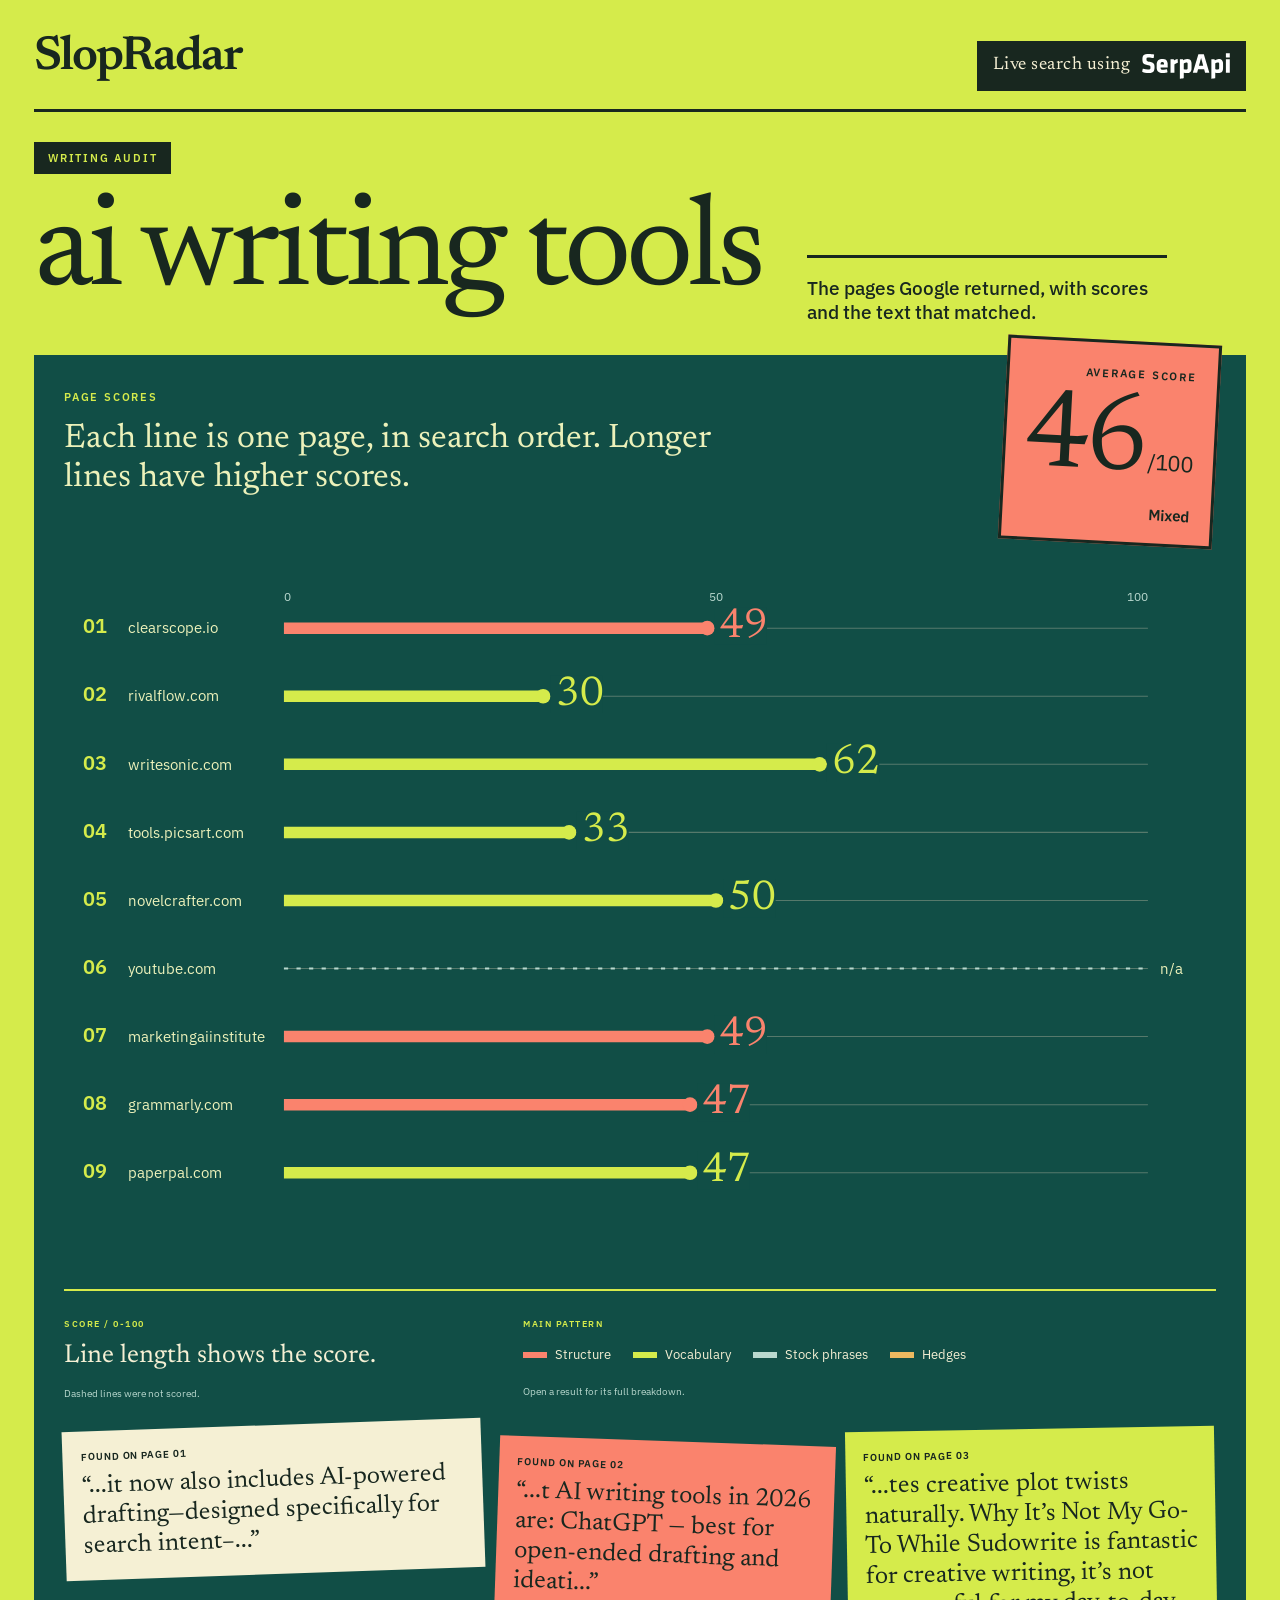
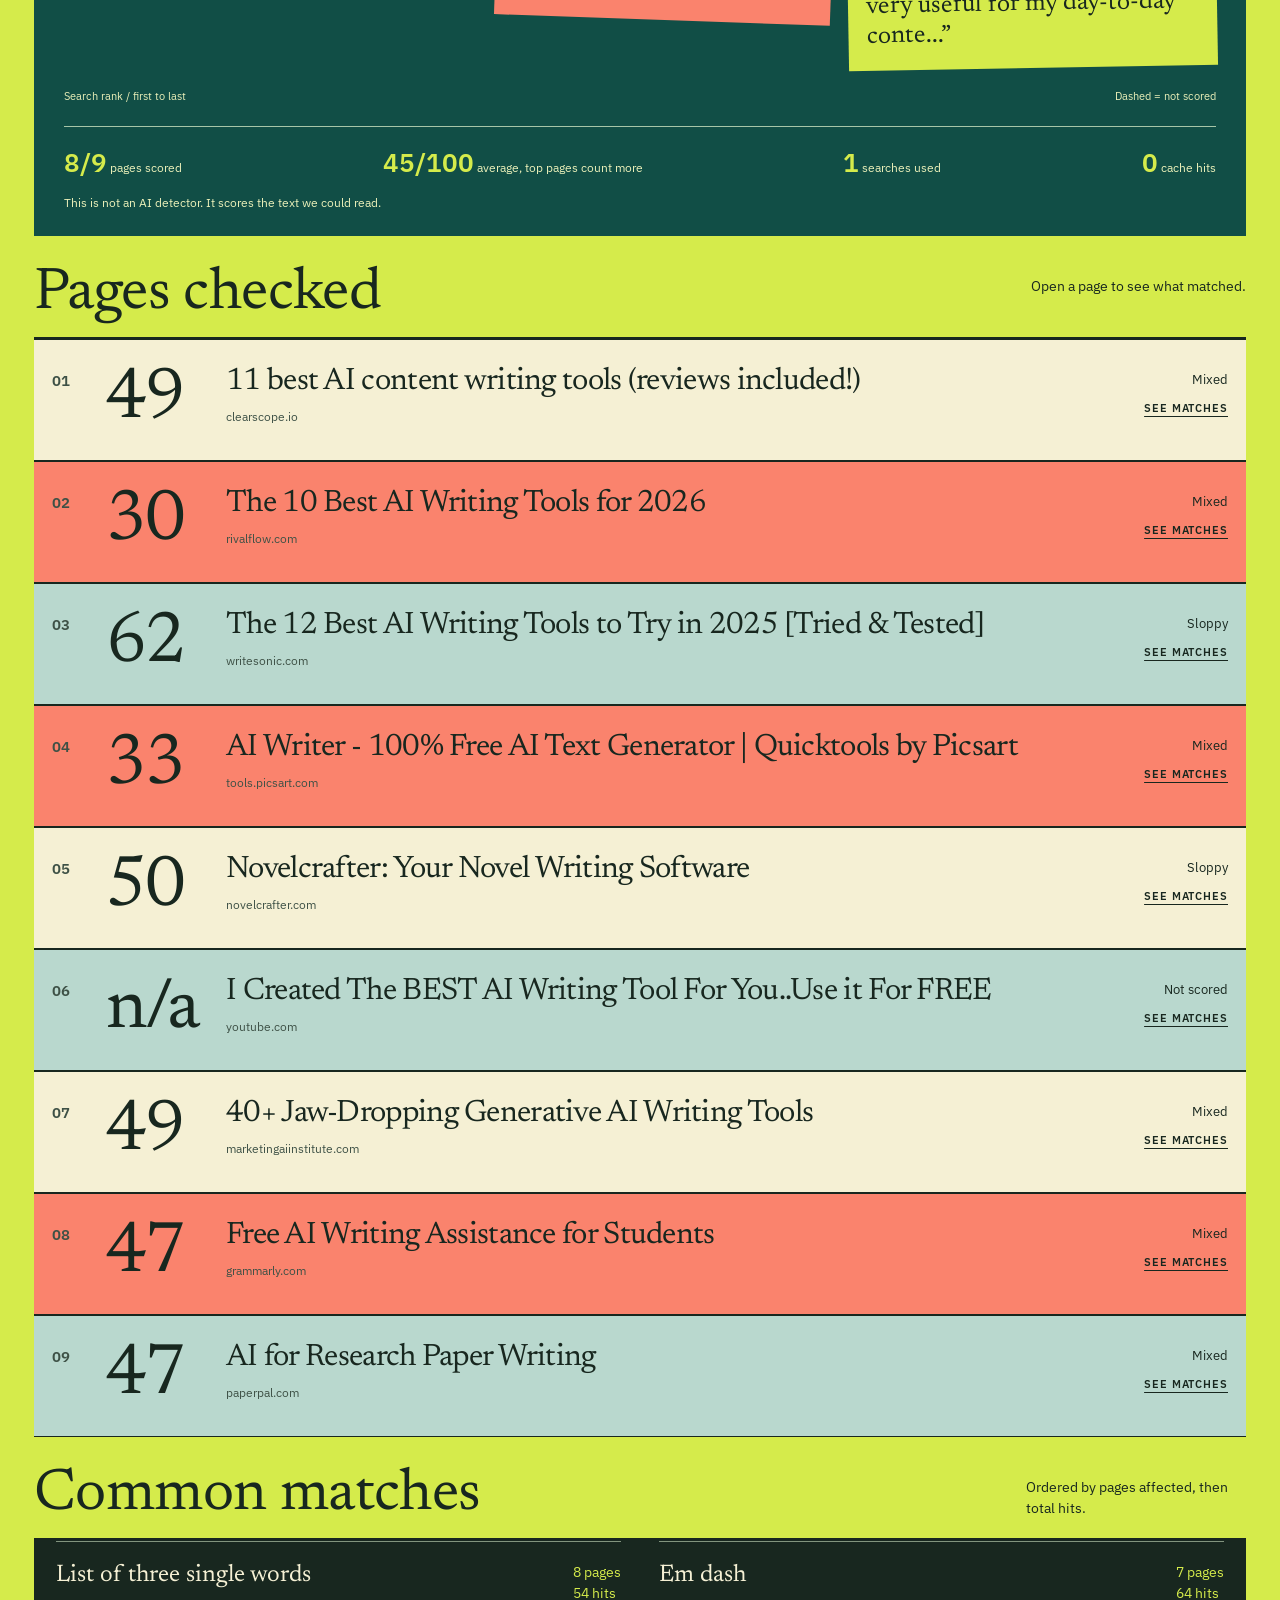
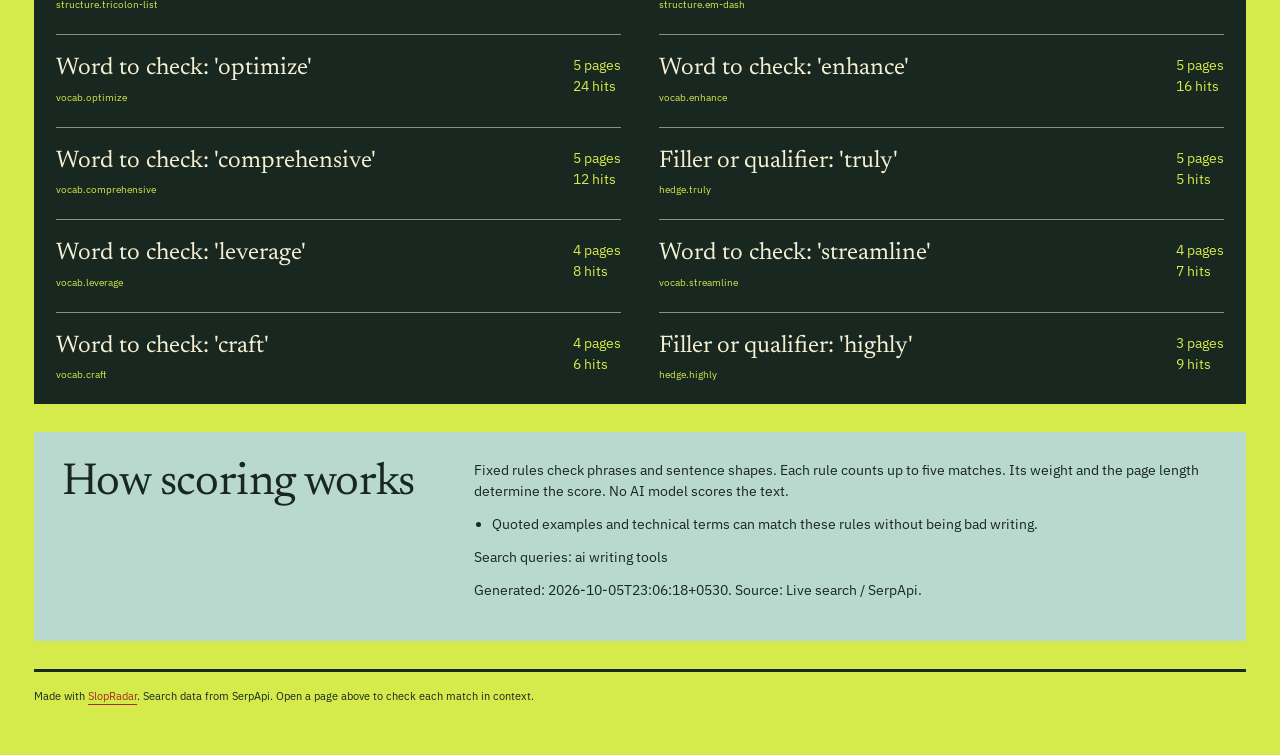
<file: docs/index.html>
<!doctype html><html lang=en><head><meta charset=utf-8><meta name=viewport content='width=device-width,initial-scale=1'>
<title>AI Slop Index: ai writing tools</title><style>@font-face{font-family:'IBM Plex Sans';font-weight:400;font-style:normal;font-display:swap;src:url([data-uri]) format('woff2')}@font-face{font-family:'IBM Plex Sans';font-weight:500;font-style:normal;font-display:swap;src:url([data-uri]) format('woff2')}@font-face{font-family:'IBM Plex Sans';font-weight:600;font-style:normal;font-display:swap;src:url([data-uri]) format('woff2')}@font-face{font-family:'Newsreader';font-weight:400;font-style:normal;font-display:swap;src:url([data-uri]) format('woff2')}@font-face{font-family:'Newsreader';font-weight:600;font-style:normal;font-display:swap;src:url([data-uri]) format('woff2')}
:root{--ink:#22231f;--muted:#65685e;--line:#d4d4c9;--accent:#9a3f22;--paper:#faf9f2;--soft:#efeee4}
*{box-sizing:border-box}body{margin:0;background:var(--paper);color:var(--ink);font:16px/1.5 'IBM Plex Sans',sans-serif}a{color:var(--accent);text-underline-offset:4px;overflow-wrap:anywhere}a:hover{text-decoration-thickness:2px}a:focus-visible,summary:focus-visible{outline:3px solid var(--accent);outline-offset:5px}.wrap{max-width:1240px;margin:auto;padding:32px 48px 60px}.mast{border-top:4px solid var(--ink);border-bottom:1px solid var(--ink);padding:14px 0;display:flex;justify-content:space-between;align-items:baseline;gap:20px}.brand{font:600 32px/1 'Newsreader',serif;letter-spacing:-1px}.meta{font-size:12px;letter-spacing:.5px;color:var(--muted)}.intro{margin:36px 0 28px;max-width:820px}.eyebrow{font-size:11px;text-transform:uppercase;letter-spacing:1.8px;font-weight:600;color:var(--accent)}h1{font:400 76px/.98 'Newsreader',serif;letter-spacing:-2.5px;margin:16px 0 20px}h2{font:400 35px/1.05 'Newsreader',serif;letter-spacing:-.6px;margin:0}h3{font:600 18px/1.25 'IBM Plex Sans',sans-serif;margin:0}.intro p{font-size:17px;max-width:650px;color:var(--muted);margin:0}.overview{display:grid;grid-template-columns:1fr 1.5fr;border-top:1px solid var(--ink);border-bottom:1px solid var(--ink);margin:28px 0 38px}.scoreblock{display:grid;grid-template-columns:auto 1fr;align-items:center;gap:8px 26px;padding:26px 28px 26px 0;border-right:1px solid var(--line)}.scoreblock .eyebrow{grid-column:1/-1}.number{font:400 104px/.95 'Newsreader',serif;letter-spacing:-5px;font-variant-numeric:lining-nums tabular-nums}.denom{font:400 22px 'IBM Plex Sans',sans-serif;letter-spacing:-.5px;color:var(--muted)}.verdict{font-size:15px;font-weight:600}.scale,.scale-labels{display:none}.facts{padding:28px 0 24px 32px}.facts dl{display:grid;grid-template-columns:1fr auto;gap:6px 20px;margin:0;font-size:14px}.facts dt{color:var(--muted)}.facts dd{font-weight:600;margin:0;font-variant-numeric:tabular-nums}.context{font-size:13px;color:var(--muted);margin:16px 0 0;max-width:520px}.sectionhead{display:flex;justify-content:space-between;align-items:end;gap:30px;margin:32px 0 16px}.sectionhead p{font-size:13px;color:var(--muted);margin:0;max-width:260px}.columns{display:none}.result{border-top:1px solid var(--line)}.result:last-of-type{border-bottom:1px solid var(--line)}.result summary{display:grid;grid-template-columns:24px 86px minmax(0,1fr) 110px;gap:18px;align-items:start;padding:22px 0;list-style:none;cursor:pointer}.result summary::-webkit-details-marker{display:none}.rank{font-size:11px;color:var(--muted);padding-top:6px}.metric{grid-column:2;grid-row:1;font:400 52px/1 'Newsreader',serif;font-variant-numeric:lining-nums tabular-nums;letter-spacing:-2px}.pageidentity{grid-column:3;grid-row:1}.title{font:400 26px/1.15 'Newsreader',serif;display:block;letter-spacing:-.2px}.domain{font-size:12px;color:var(--muted);margin-top:8px}.assessment{font-size:12px;text-align:right;padding-top:6px}.openhint{font-weight:600;color:var(--accent);display:block;margin-top:10px;font-size:11px;text-transform:uppercase;letter-spacing:.9px}.result[open]{background:var(--soft)}.result[open] summary{padding-left:16px;padding-right:16px}.detail{padding:0 24px 26px 146px}.detail-meta{display:flex;gap:18px;flex-wrap:wrap;font-size:12px;color:var(--muted);border-bottom:1px solid var(--line);padding-bottom:16px;margin-bottom:20px}.rule{border-top:1px solid var(--line);padding:18px 0}.rule:first-child{border-top:0}.rule-head{display:flex;justify-content:space-between;gap:20px}.rule-head p{font-size:12px;color:var(--muted);margin:0;white-space:nowrap}.rule code{font-size:11px;display:block;color:var(--muted);margin:8px 0;overflow-wrap:anywhere}blockquote{font:400 21px/1.35 'Newsreader',serif;margin:10px 0;padding-left:16px;border-left:2px solid var(--accent)}.reason{font-size:14px;color:var(--muted);margin:10px 0}.patterns{display:grid;grid-template-columns:1fr 1fr;gap:0 34px}.pattern{border-top:1px solid var(--line);padding:16px 0;display:flex;justify-content:space-between;gap:20px}.pattern p{font-size:14px;font-weight:500;margin:0}.pattern small{font-size:10px;color:var(--muted);overflow-wrap:anywhere}.pattern-count{font-size:12px;color:var(--muted);white-space:nowrap;font-variant-numeric:tabular-nums}.method{display:grid;grid-template-columns:1fr 2fr;gap:12px 40px;border-top:2px solid var(--ink);margin-top:38px;padding-top:24px}.method h2{grid-row:span 5}.method p,.method ul{font-size:13px;color:var(--muted);margin:0}.method ul{padding-left:18px}.foot{font-size:11px;color:var(--muted);border-top:1px solid var(--line);padding-top:16px;margin-top:28px}.empty{padding:24px 0;color:var(--muted)}
@media(max-width:650px){.wrap{padding:20px 20px 40px}.mast{padding:12px 0}.brand{font-size:28px}.meta{text-align:right;max-width:152px;font-size:10px}.intro{margin:26px 0 22px}h1{font-size:53px;letter-spacing:-1.8px;margin:13px 0 15px}.intro p{font-size:14px;line-height:1.5}.overview{grid-template-columns:1fr;margin:24px 0 28px}.scoreblock{grid-template-columns:1fr auto;border-right:0;border-bottom:1px solid var(--line);padding:20px 0;gap:10px}.scoreblock .eyebrow{grid-column:1}.number{grid-column:1;grid-row:2;font-size:82px}.verdict{grid-column:2;grid-row:2;font-size:14px}.facts{padding:18px 0}.facts dl{font-size:13px;gap:5px 16px}.context{font-size:12px;margin-top:14px}.sectionhead{display:block;margin:28px 0 16px}h2{font-size:31px}.sectionhead p{margin-top:9px;max-width:none}.result summary{grid-template-columns:18px 64px minmax(0,1fr);gap:10px;padding:19px 0}.metric{font-size:40px;letter-spacing:-1.5px}.title{font-size:22px;line-height:1.12}.rank{font-size:10px}.assessment{grid-column:3;grid-row:2;display:flex;justify-content:space-between;gap:12px;text-align:left;padding-top:0}.openhint{margin:0;font-size:10px}.domain{font-size:11px;overflow-wrap:anywhere;margin-top:7px}.result[open] summary{padding-left:10px;padding-right:10px}.detail{padding:0 14px 20px 20px}.detail-meta{gap:8px 16px;font-size:11px}.rule-head{display:block}.rule-head p{white-space:normal;margin-top:6px}h3{font-size:15px}blockquote{font-size:19px;padding-left:12px}.patterns{grid-template-columns:1fr}.pattern p{font-size:13px}.method{display:block;margin-top:30px}.method h2{margin-bottom:18px}.method p,.method ul{margin:10px 0}.foot{line-height:1.6}}
.intro{display:grid;grid-template-columns:1fr;max-width:none;margin:32px 0}.intro h1{font-size:clamp(54px,7.5vw,104px);max-width:920px;letter-spacing:-3px}.intro p{max-width:510px;margin-left:auto}.trace-section{border-top:1px solid var(--ink);padding:24px 0 28px;border-bottom:1px solid var(--ink)}.trace-top{display:flex;justify-content:space-between;gap:20px}.trace-copy{font:400 25px/1.15 'Newsreader',serif;margin:13px 0 0}.trace-index{text-align:right;min-width:130px}.trace-index .number{font-size:83px;letter-spacing:-4px;margin:10px 0 2px}.trace-index>span:last-child{font-size:12px}.fingerprint{display:block;width:100%;height:auto;max-height:300px;font-family:'IBM Plex Sans',sans-serif;margin:8px 0 0}.trace-caption{display:flex;justify-content:space-between;gap:16px;font-size:11px;color:var(--muted)}.trace-facts{display:flex;justify-content:space-between;flex-wrap:wrap;gap:12px;margin-top:22px;font-size:12px;color:var(--muted)}.trace-facts b{font-size:15px;color:var(--ink);font-weight:600}.trace-section .context{margin-top:12px;max-width:none}.result:target{border-top:2px solid var(--accent)}
@media(max-width:650px){.intro h1{font-size:57px;letter-spacing:-2px}.intro p{margin-left:48px;max-width:none;font-size:14px}.trace-section{padding:20px 0}.trace-top{gap:14px}.trace-copy{font-size:20px}.trace-index{min-width:112px}.trace-index .number{font-size:65px;letter-spacing:-3px}.trace-index .denom{font-size:17px}.trace-top .eyebrow{font-size:9px;letter-spacing:1.1px}.fingerprint{margin-top:18px;min-height:150px}.trace-caption{font-size:9px}.trace-facts{display:grid;grid-template-columns:1fr 1fr;gap:8px 16px;margin-top:18px}.trace-facts b{font-size:14px}.trace-section .context{font-size:11px}.intro{margin:26px 0}}
.evidence-ribbon{display:grid;grid-template-columns:1.2fr 1fr 1.15fr;gap:24px;margin:22px 0 18px;align-items:start}.ribbon-note{color:var(--ink);text-decoration:none;border-top:2px solid var(--accent);padding-top:12px;display:block}.ribbon-note:nth-child(2){margin-top:26px}.ribbon-note:nth-child(3){margin-top:10px}.ribbon-note span{display:block;font-size:9px;letter-spacing:1px;color:var(--accent);font-weight:600;margin-bottom:8px}.ribbon-note q{font:400 20px/1.2 'Newsreader',serif}.ribbon-note:hover q{text-decoration:underline;text-underline-offset:3px}
@media(max-width:650px){.evidence-ribbon{grid-template-columns:1fr;gap:10px;margin-top:16px}.ribbon-note{padding:10px 0 0;display:grid;grid-template-columns:66px 1fr;gap:10px}.ribbon-note:nth-child(n){margin-top:0}.ribbon-note span{font-size:8px;line-height:1.5;margin:0}.ribbon-note q{font-size:17px;line-height:1.2}.ribbon-note:nth-child(n+2){display:none}.trace-copy{font-size:18px}.intro p{font-size:13px}.trace-section .context{font-size:11px}}

/* The loud atlas: ink, chartreuse, coral and deep teal. Every mark is evidence. */
:root{--ink:#18271f;--muted:#3e5146;--line:#18271f;--accent:#aa281f;--paper:#d5eb4b;--soft:#fa836d}
body{background:#d5eb4b}.wrap{max-width:1440px;padding:24px 34px 50px}.mast{border-top:0;border-bottom:3px solid var(--ink);padding:10px 0 18px}.brand{font-size:48px;letter-spacing:-2px}.meta{font:600 12px/1.3 'IBM Plex Sans';max-width:160px;border-left:3px solid var(--ink);padding-left:14px;color:var(--ink)}
.intro{display:grid;grid-template-columns:1.7fr 1fr;gap:10px 28px;margin:30px 0}.intro .eyebrow{grid-column:1/-1;background:var(--ink);color:var(--paper);padding:8px 14px;width:max-content;font-size:11px}.intro h1{font-size:clamp(74px,10vw,144px);line-height:.82;letter-spacing:-5px;margin:18px 0;grid-column:1;max-width:none}.intro p{grid-column:2;align-self:end;border-top:3px solid var(--ink);padding-top:18px;font:500 19px/1.3 'IBM Plex Sans';color:var(--ink);max-width:360px;margin:0}
.trace-section{background:#114e46;color:#ecf1ba;border:0;padding:28px 30px 24px;position:relative}.trace-top{align-items:start}.trace-top .eyebrow{color:#d5eb4b}.trace-copy{font-size:37px;max-width:570px}.trace-index{background:#fa836d;color:#18271f;transform:rotate(3deg);padding:16px 20px;min-width:200px;margin-top:-43px;border:3px solid #18271f}.trace-index .eyebrow{color:#18271f}.trace-index .number{font-size:111px;margin:6px 0}.trace-index .denom{color:#18271f}.trace-index>span:last-child{font-size:15px;font-weight:600}.fingerprint{max-height:300px;background:#f5f0d4;margin:22px 0 0;padding:12px 0;border:2px solid #18271f}.trace-facts{color:#ecf1ba;border-top:1px solid #a7c5a8;padding-top:16px}.trace-facts b{color:#d5eb4b;font-size:26px}.trace-caption{color:#ecf1ba;font-size:11px}.trace-section .context{color:#ecf1ba;font-size:12px}
.evidence-ribbon{gap:14px;margin:18px 0 20px;grid-template-columns:1.25fr 1fr 1.1fr}.ribbon-note{border:0;background:#f5f0d4;padding:18px;color:#18271f;transform:rotate(-2deg)}.ribbon-note:nth-child(2){background:#fa836d;transform:rotate(2deg);margin-top:16px}.ribbon-note:nth-child(3){background:#d5eb4b;transform:rotate(-1deg);margin-top:4px}.ribbon-note span{color:#18271f;font-size:10px}.ribbon-note q{font-size:25px}
.sectionhead{border-bottom:3px solid var(--ink);padding-bottom:16px;align-items:start;margin:32px 0 0}.sectionhead h2{font-size:59px;line-height:.9;max-width:500px}.sectionhead p{font-size:14px;color:var(--ink);max-width:220px;padding-top:8px}.result{border-top:0;border-bottom:2px solid var(--ink)}.result summary{grid-template-columns:34px 100px minmax(0,1fr) 124px;gap:20px;padding:24px 18px;background:#f5f0d4}.result:nth-of-type(even) summary{background:#fa836d}.result:nth-of-type(3n) summary{background:#b9d8ce}.result[open]{background:#f5f0d4}.result[open] summary{padding:24px 18px;border-bottom:2px solid var(--ink)}.rank{font-size:15px;font-weight:600}.metric{font-size:72px}.title{font-size:31px;letter-spacing:-.7px}.domain{color:#3e5146}.assessment{font-size:13px}.openhint{font-size:11px;color:#18271f;text-decoration:underline;text-underline-offset:4px}.detail{padding:20px 30px 26px 176px}.detail-meta{color:#3e5146;border-color:#18271f}.rule{border-color:#18271f}.rule code,.rule-head p{color:#3e5146}blockquote{border-left:4px solid #aa281f;font-size:25px}.patterns{background:#18271f;padding:0 22px;color:#f5f0d4;gap:0 38px}.pattern{border-color:#82947e;padding:20px 0}.pattern p{font:400 24px/1.15 'Newsreader';color:#f5f0d4}.pattern small,.pattern-count{color:#d5eb4b}.pattern-count{font-size:14px}.method{background:#b9d8ce;border-top:0;padding:28px;margin-top:28px}.method p,.method ul{color:#18271f;font-size:14px}.method h2{font-size:45px}.foot{color:#18271f;border-top:3px solid #18271f}
@media(max-width:650px){.wrap{padding:16px 14px 32px}.brand{font-size:34px;letter-spacing:-1px}.mast{padding:8px 0 13px}.meta{font-size:9px;max-width:117px;padding-left:8px;border-left-width:2px}.intro{display:block;margin:22px 0}.intro .eyebrow{font-size:8px;letter-spacing:1px;padding:6px 9px}.intro h1{font-size:72px;letter-spacing:-2.8px;line-height:.87;margin:20px 0}.intro p{font-size:14px;max-width:none;margin-left:54px;padding-top:10px;border-top-width:2px}.trace-section{padding:18px 14px}.trace-top{gap:14px}.trace-copy{font-size:23px;line-height:1.05;max-width:190px}.trace-index{min-width:107px;padding:10px 9px;transform:rotate(3deg);margin-top:-29px;border-width:2px}.trace-index .number{font-size:64px;letter-spacing:-3px}.trace-index .denom{font-size:14px}.trace-index .eyebrow{font-size:8px;letter-spacing:.8px}.trace-index>span:last-child{font-size:11px}.trace-top .eyebrow{font-size:8px;letter-spacing:.8px}.fingerprint{margin-top:17px;padding:8px 0;min-height:142px}.evidence-ribbon{display:grid;grid-template-columns:1fr 1fr;gap:12px;margin:14px 4px 16px}.ribbon-note{padding:12px;display:block;transform:rotate(-2deg)}.ribbon-note span{font-size:7px;line-height:1.3;margin-bottom:7px}.ribbon-note q{font-size:17px;line-height:1.12}.ribbon-note:nth-child(2){display:block;margin-top:10px;transform:rotate(2deg)}.ribbon-note:nth-child(3){display:none}.trace-caption{font-size:8px}.trace-facts{gap:8px 12px;margin-top:14px;padding-top:12px;font-size:10px}.trace-facts b{font-size:19px}.trace-section .context{font-size:10px;line-height:1.5}.sectionhead{padding-bottom:12px;margin-top:24px}.sectionhead h2{font-size:40px;max-width:none}.sectionhead p{font-size:12px;max-width:none;padding:0;margin-top:10px}.result summary{grid-template-columns:20px 76px minmax(0,1fr);gap:10px;padding:18px 11px}.result[open] summary{padding:18px 11px}.rank{font-size:11px}.metric{font-size:46px}.title{font-size:23px;letter-spacing:-.3px}.assessment{font-size:11px}.openhint{font-size:9px}.domain{font-size:10px}.detail{padding:16px 14px 22px}.detail-meta{font-size:11px}.rule-head p{font-size:11px}blockquote{font-size:21px}.patterns{padding:0 16px}.pattern p{font-size:22px}.pattern-count{font-size:11px}.method{padding:20px}.method h2{font-size:36px}.method p,.method ul{font-size:12px}.foot{font-size:10px}}
.chart-hero{margin:28px -8px 8px;border:2px solid #d5eb4b;padding:6px;background:#114e46}.fingerprint{max-height:none;margin:0;padding:0;border:0;background:#114e46}.fingerprint-mobile{display:none}.chart-legend{display:flex;flex-wrap:wrap;gap:12px 22px;border-top:1px solid #8caf98;padding:14px 14px 8px;font-size:11px;color:#ecf1ba}.chart-legend span{display:flex;align-items:center;gap:7px}.chart-legend i{width:17px;height:17px;display:inline-block;border:1px solid #18271f}.chart-legend .legend-note{margin-left:auto;color:#d5eb4b}.trace-copy{max-width:620px}.trace-caption{font-size:11px}
@media(max-width:650px){.chart-hero{margin:22px -5px 8px;padding:2px;border-width:1px}.fingerprint-desktop{display:none}.fingerprint-mobile{display:block;width:100%;min-height:0}.chart-legend{gap:9px 12px;padding:12px 9px;font-size:9px}.chart-legend i{width:12px;height:12px}.chart-legend .legend-note{margin-left:0;width:100%}.trace-copy{font-size:22px;line-height:1.05;max-width:180px}}
.meta{border:0;padding:0;background:#18271f;color:#f5f0d4;max-width:none;display:flex;align-items:center;gap:12px;font:400 18px/1.1 'Newsreader',serif;padding:12px 16px}.serp-logo{width:88px;height:auto;display:block;filter:brightness(0) invert(1)}
@media(max-width:650px){.meta{border:0;padding:8px 10px;max-width:145px;display:flex;flex-direction:column;align-items:end;gap:5px;font-size:13px}.serp-logo{width:64px}}
.chart-open{border:0;padding:0;margin:36px 0 12px}.open-chart-caption{font-size:11px;line-height:1.6;color:#b9d8ce;margin:6px 0 0 210px}.trace-copy{font-size:34px;max-width:650px}
@media(max-width:650px){.chart-open{margin:30px 0 10px}.open-chart-caption{margin-left:0;font-size:10px}.trace-copy{font-size:21px;max-width:180px}.trace-caption{font-size:9px}}
@media(max-width:650px){.meta{display:none}}
.chart-key{display:grid;grid-template-columns:1fr 1.6fr;gap:26px;border-top:2px solid #d5eb4b;margin:12px 0 22px;padding:18px 0 0}.key-title{font-size:9px;letter-spacing:1.5px;font-weight:600;color:#d5eb4b}.chart-key p{font:400 26px/1.05 'Newsreader';margin:10px 0 8px;color:#f5f0d4}.chart-key small{color:#b9d8ce;font-size:10px}.key-colors>div{display:flex;flex-wrap:wrap;gap:10px 22px;margin:12px 0}.key-colors>div span{display:flex;align-items:center;gap:8px;font-size:13px;color:#f5f0d4}.key-colors i{width:24px;height:6px;display:block}
@media(max-width:650px){.chart-key{grid-template-columns:1fr;gap:18px;padding-top:15px;margin-top:3px}.chart-key p{font-size:25px;margin-top:7px}.key-colors>div{gap:12px 22px;margin:11px 0}.key-colors>div span{font-size:12px}.chart-key small{font-size:10px}.key-colors{border-top:1px solid #56796b;padding-top:13px}}
@media print{details{break-inside:avoid}.detail{display:block}.openhint{display:none}}
</style></head><body><main class=wrap>
<header class=mast><span class=brand>SlopRadar</span><span class=meta><span class="provenance-copy">Live search using</span><img class="serp-logo" alt="SerpApi" src="[data-uri]"></span></header>
<section class=intro><span class=eyebrow>Writing audit</span><h1>ai writing tools</h1><p>The pages Google returned, with scores and the text that matched.</p></section>
<section class=trace-section><div class=trace-top><div><span class=eyebrow>Page scores</span><p class=trace-copy>Each line is one page, in search order. Longer lines have higher scores.</p></div>
<div class=trace-index><span class=eyebrow>Average score</span><div class=number>46<span class=denom> /100</span></div><span>Mixed</span></div></div>
<div class="chart-hero chart-open"><svg class="fingerprint fingerprint-desktop" viewBox="0 0 1100 666" role=img aria-labelledby="trace-title-desktop trace-desc-desktop"><title id="trace-title-desktop">Search fingerprint</title><desc id="trace-desc-desktop">Each horizontal lane is one page in search order. Stroke length is its style-pattern score. Dashed lanes are unscored, not zero. Color names the dominant weighted rule category. Category details are in the evidence.</desc><text x="210" y="20" fill="#b9d8ce" font-size="11">0</text><text x="622.5" y="20" text-anchor="middle" fill="#b9d8ce" font-size="11">50</text><text x="1035" y="20" text-anchor="end" fill="#b9d8ce" font-size="11">100</text><a href="#case-1" aria-label="Rank 1, score 49, 11 best AI content writing tools (reviews included!)"><title>clearscope.io / dominant category: structure</title><text x="18" y="51" fill="#d5eb4b" font-size="19" font-weight="600">01</text><text x="61" y="51" fill="#ecf1ba" font-size="14">clearscope.io</text><line x1="210" y1="46" x2="1035" y2="46" stroke="#56796b" stroke-width="1"/><line x1="210" y1="46" x2="614.25" y2="46" stroke="#fa836d" stroke-width="11"/><circle cx="614.25" cy="46" r="7" fill="#fa836d"/><rect x="621.25" y="26" width="50" height="36" fill="#114e46"/><text x="626.25" y="54" fill="#fa836d" font-family="Newsreader" font-size="40">49</text></a><a href="#case-2" aria-label="Rank 2, score 30, The 10 Best AI Writing Tools for 2026"><title>rivalflow.com / dominant category: inflated-vocabulary</title><text x="18" y="116" fill="#d5eb4b" font-size="19" font-weight="600">02</text><text x="61" y="116" fill="#ecf1ba" font-size="14">rivalflow.com</text><line x1="210" y1="111" x2="1035" y2="111" stroke="#56796b" stroke-width="1"/><line x1="210" y1="111" x2="457.5" y2="111" stroke="#d5eb4b" stroke-width="11"/><circle cx="457.5" cy="111" r="7" fill="#d5eb4b"/><rect x="464.5" y="91" width="50" height="36" fill="#114e46"/><text x="469.5" y="119" fill="#d5eb4b" font-family="Newsreader" font-size="40">30</text></a><a href="#case-3" aria-label="Rank 3, score 62, The 12 Best AI Writing Tools to Try in 2025 [Tried &amp; Tested]"><title>writesonic.com / dominant category: inflated-vocabulary</title><text x="18" y="181" fill="#d5eb4b" font-size="19" font-weight="600">03</text><text x="61" y="181" fill="#ecf1ba" font-size="14">writesonic.com</text><line x1="210" y1="176" x2="1035" y2="176" stroke="#56796b" stroke-width="1"/><line x1="210" y1="176" x2="721.5" y2="176" stroke="#d5eb4b" stroke-width="11"/><circle cx="721.5" cy="176" r="7" fill="#d5eb4b"/><rect x="728.5" y="156" width="50" height="36" fill="#114e46"/><text x="733.5" y="184" fill="#d5eb4b" font-family="Newsreader" font-size="40">62</text></a><a href="#case-4" aria-label="Rank 4, score 33, AI Writer - 100% Free AI Text Generator | Quicktools by Picsart"><title>tools.picsart.com / dominant category: inflated-vocabulary</title><text x="18" y="246" fill="#d5eb4b" font-size="19" font-weight="600">04</text><text x="61" y="246" fill="#ecf1ba" font-size="14">tools.picsart.com</text><line x1="210" y1="241" x2="1035" y2="241" stroke="#56796b" stroke-width="1"/><line x1="210" y1="241" x2="482.25" y2="241" stroke="#d5eb4b" stroke-width="11"/><circle cx="482.25" cy="241" r="7" fill="#d5eb4b"/><rect x="489.25" y="221" width="50" height="36" fill="#114e46"/><text x="494.25" y="249" fill="#d5eb4b" font-family="Newsreader" font-size="40">33</text></a><a href="#case-5" aria-label="Rank 5, score 50, Novelcrafter: Your Novel Writing Software"><title>novelcrafter.com / dominant category: inflated-vocabulary</title><text x="18" y="311" fill="#d5eb4b" font-size="19" font-weight="600">05</text><text x="61" y="311" fill="#ecf1ba" font-size="14">novelcrafter.com</text><line x1="210" y1="306" x2="1035" y2="306" stroke="#56796b" stroke-width="1"/><line x1="210" y1="306" x2="622.5" y2="306" stroke="#d5eb4b" stroke-width="11"/><circle cx="622.5" cy="306" r="7" fill="#d5eb4b"/><rect x="629.5" y="286" width="50" height="36" fill="#114e46"/><text x="634.5" y="314" fill="#d5eb4b" font-family="Newsreader" font-size="40">50</text></a><a href="#case-6" aria-label="Rank 6, score not scored, I Created The BEST AI Writing Tool For You..Use it For FREE"><title>youtube.com / dominant category: none</title><text x="18" y="376" fill="#d5eb4b" font-size="19" font-weight="600">06</text><text x="61" y="376" fill="#ecf1ba" font-size="14">youtube.com</text><line x1="210" y1="371" x2="1035" y2="371" stroke="#56796b" stroke-width="1"/><line x1="210" y1="371" x2="1035" y2="371" stroke="#b9d8ce" stroke-width="2" stroke-dasharray="4 8"/><text x="1047" y="376" fill="#ecf1ba" font-size="14">n/a</text></a><a href="#case-7" aria-label="Rank 7, score 49, 40+ Jaw-Dropping Generative AI Writing Tools"><title>marketingaiinstitute.com / dominant category: structure</title><text x="18" y="441" fill="#d5eb4b" font-size="19" font-weight="600">07</text><text x="61" y="441" fill="#ecf1ba" font-size="14">marketingaiinstitute</text><line x1="210" y1="436" x2="1035" y2="436" stroke="#56796b" stroke-width="1"/><line x1="210" y1="436" x2="614.25" y2="436" stroke="#fa836d" stroke-width="11"/><circle cx="614.25" cy="436" r="7" fill="#fa836d"/><rect x="621.25" y="416" width="50" height="36" fill="#114e46"/><text x="626.25" y="444" fill="#fa836d" font-family="Newsreader" font-size="40">49</text></a><a href="#case-8" aria-label="Rank 8, score 47, Free AI Writing Assistance for Students"><title>grammarly.com / dominant category: structure</title><text x="18" y="506" fill="#d5eb4b" font-size="19" font-weight="600">08</text><text x="61" y="506" fill="#ecf1ba" font-size="14">grammarly.com</text><line x1="210" y1="501" x2="1035" y2="501" stroke="#56796b" stroke-width="1"/><line x1="210" y1="501" x2="597.75" y2="501" stroke="#fa836d" stroke-width="11"/><circle cx="597.75" cy="501" r="7" fill="#fa836d"/><rect x="604.75" y="481" width="50" height="36" fill="#114e46"/><text x="609.75" y="509" fill="#fa836d" font-family="Newsreader" font-size="40">47</text></a><a href="#case-9" aria-label="Rank 9, score 47, AI for Research Paper Writing"><title>paperpal.com / dominant category: inflated-vocabulary</title><text x="18" y="571" fill="#d5eb4b" font-size="19" font-weight="600">09</text><text x="61" y="571" fill="#ecf1ba" font-size="14">paperpal.com</text><line x1="210" y1="566" x2="1035" y2="566" stroke="#56796b" stroke-width="1"/><line x1="210" y1="566" x2="597.75" y2="566" stroke="#d5eb4b" stroke-width="11"/><circle cx="597.75" cy="566" r="7" fill="#d5eb4b"/><rect x="604.75" y="546" width="50" height="36" fill="#114e46"/><text x="609.75" y="574" fill="#d5eb4b" font-family="Newsreader" font-size="40">47</text></a></svg><svg class="fingerprint fingerprint-mobile" viewBox="0 0 380 576" role=img aria-labelledby="trace-title-mobile trace-desc-mobile"><title id="trace-title-mobile">Search fingerprint</title><desc id="trace-desc-mobile">Each horizontal lane is one page in search order. Stroke length is its style-pattern score. Dashed lanes are unscored, not zero. Color names the dominant weighted rule category. Category details are in the evidence.</desc><text x="48" y="20" fill="#b9d8ce" font-size="11">0</text><text x="181.5" y="20" text-anchor="middle" fill="#b9d8ce" font-size="11">50</text><text x="315" y="20" text-anchor="end" fill="#b9d8ce" font-size="11">100</text><a href="#case-1" aria-label="Rank 1, score 49, 11 best AI content writing tools (reviews included!)"><title>clearscope.io / dominant category: structure</title><text x="12" y="51" fill="#d5eb4b" font-size="15" font-weight="600">01</text><line x1="48" y1="46" x2="315" y2="46" stroke="#56796b" stroke-width="1"/><line x1="48" y1="46" x2="178.83" y2="46" stroke="#fa836d" stroke-width="8"/><circle cx="178.83" cy="46" r="5" fill="#fa836d"/><rect x="185.83" y="26" width="37" height="36" fill="#114e46"/><text x="190.83" y="54" fill="#fa836d" font-family="Newsreader" font-size="31">49</text></a><a href="#case-2" aria-label="Rank 2, score 30, The 10 Best AI Writing Tools for 2026"><title>rivalflow.com / dominant category: inflated-vocabulary</title><text x="12" y="106" fill="#d5eb4b" font-size="15" font-weight="600">02</text><line x1="48" y1="101" x2="315" y2="101" stroke="#56796b" stroke-width="1"/><line x1="48" y1="101" x2="128.1" y2="101" stroke="#d5eb4b" stroke-width="8"/><circle cx="128.1" cy="101" r="5" fill="#d5eb4b"/><rect x="135.1" y="81" width="37" height="36" fill="#114e46"/><text x="140.1" y="109" fill="#d5eb4b" font-family="Newsreader" font-size="31">30</text></a><a href="#case-3" aria-label="Rank 3, score 62, The 12 Best AI Writing Tools to Try in 2025 [Tried &amp; Tested]"><title>writesonic.com / dominant category: inflated-vocabulary</title><text x="12" y="161" fill="#d5eb4b" font-size="15" font-weight="600">03</text><line x1="48" y1="156" x2="315" y2="156" stroke="#56796b" stroke-width="1"/><line x1="48" y1="156" x2="213.54" y2="156" stroke="#d5eb4b" stroke-width="8"/><circle cx="213.54" cy="156" r="5" fill="#d5eb4b"/><rect x="220.54" y="136" width="37" height="36" fill="#114e46"/><text x="225.54" y="164" fill="#d5eb4b" font-family="Newsreader" font-size="31">62</text></a><a href="#case-4" aria-label="Rank 4, score 33, AI Writer - 100% Free AI Text Generator | Quicktools by Picsart"><title>tools.picsart.com / dominant category: inflated-vocabulary</title><text x="12" y="216" fill="#d5eb4b" font-size="15" font-weight="600">04</text><line x1="48" y1="211" x2="315" y2="211" stroke="#56796b" stroke-width="1"/><line x1="48" y1="211" x2="136.11" y2="211" stroke="#d5eb4b" stroke-width="8"/><circle cx="136.11" cy="211" r="5" fill="#d5eb4b"/><rect x="143.11" y="191" width="37" height="36" fill="#114e46"/><text x="148.11" y="219" fill="#d5eb4b" font-family="Newsreader" font-size="31">33</text></a><a href="#case-5" aria-label="Rank 5, score 50, Novelcrafter: Your Novel Writing Software"><title>novelcrafter.com / dominant category: inflated-vocabulary</title><text x="12" y="271" fill="#d5eb4b" font-size="15" font-weight="600">05</text><line x1="48" y1="266" x2="315" y2="266" stroke="#56796b" stroke-width="1"/><line x1="48" y1="266" x2="181.5" y2="266" stroke="#d5eb4b" stroke-width="8"/><circle cx="181.5" cy="266" r="5" fill="#d5eb4b"/><rect x="188.5" y="246" width="37" height="36" fill="#114e46"/><text x="193.5" y="274" fill="#d5eb4b" font-family="Newsreader" font-size="31">50</text></a><a href="#case-6" aria-label="Rank 6, score not scored, I Created The BEST AI Writing Tool For You..Use it For FREE"><title>youtube.com / dominant category: none</title><text x="12" y="326" fill="#d5eb4b" font-size="15" font-weight="600">06</text><line x1="48" y1="321" x2="315" y2="321" stroke="#56796b" stroke-width="1"/><line x1="48" y1="321" x2="315" y2="321" stroke="#b9d8ce" stroke-width="2" stroke-dasharray="4 8"/><text x="327" y="326" fill="#ecf1ba" font-size="14">n/a</text></a><a href="#case-7" aria-label="Rank 7, score 49, 40+ Jaw-Dropping Generative AI Writing Tools"><title>marketingaiinstitute.com / dominant category: structure</title><text x="12" y="381" fill="#d5eb4b" font-size="15" font-weight="600">07</text><line x1="48" y1="376" x2="315" y2="376" stroke="#56796b" stroke-width="1"/><line x1="48" y1="376" x2="178.83" y2="376" stroke="#fa836d" stroke-width="8"/><circle cx="178.83" cy="376" r="5" fill="#fa836d"/><rect x="185.83" y="356" width="37" height="36" fill="#114e46"/><text x="190.83" y="384" fill="#fa836d" font-family="Newsreader" font-size="31">49</text></a><a href="#case-8" aria-label="Rank 8, score 47, Free AI Writing Assistance for Students"><title>grammarly.com / dominant category: structure</title><text x="12" y="436" fill="#d5eb4b" font-size="15" font-weight="600">08</text><line x1="48" y1="431" x2="315" y2="431" stroke="#56796b" stroke-width="1"/><line x1="48" y1="431" x2="173.49" y2="431" stroke="#fa836d" stroke-width="8"/><circle cx="173.49" cy="431" r="5" fill="#fa836d"/><rect x="180.49" y="411" width="37" height="36" fill="#114e46"/><text x="185.49" y="439" fill="#fa836d" font-family="Newsreader" font-size="31">47</text></a><a href="#case-9" aria-label="Rank 9, score 47, AI for Research Paper Writing"><title>paperpal.com / dominant category: inflated-vocabulary</title><text x="12" y="491" fill="#d5eb4b" font-size="15" font-weight="600">09</text><line x1="48" y1="486" x2="315" y2="486" stroke="#56796b" stroke-width="1"/><line x1="48" y1="486" x2="173.49" y2="486" stroke="#d5eb4b" stroke-width="8"/><circle cx="173.49" cy="486" r="5" fill="#d5eb4b"/><rect x="180.49" y="466" width="37" height="36" fill="#114e46"/><text x="185.49" y="494" fill="#d5eb4b" font-family="Newsreader" font-size="31">47</text></a></svg><div class="chart-key"><div class="key-scale"><span class="key-title">SCORE / 0-100</span><p>Line length shows the score.</p><small>Dashed lines were not scored.</small></div><div class="key-colors"><span class="key-title">MAIN PATTERN</span><div><span><i style="background:#fa836d"></i>Structure</span><span><i style="background:#d5eb4b"></i>Vocabulary</span><span><i style="background:#b9d8ce"></i>Stock phrases</span><span><i style="background:#ecb960"></i>Hedges</span></div><small>Open a result for its full breakdown.</small></div></div></div>
<div class=evidence-ribbon aria-label="Actual evidence excerpts"><a class=ribbon-note href="#case-1"><span>FOUND ON PAGE 01</span><q>...it now also includes AI-powered drafting—designed specifically for search intent–...</q></a><a class=ribbon-note href="#case-2"><span>FOUND ON PAGE 02</span><q>...t AI writing tools in 2026 are: ChatGPT — best for open-ended drafting and ideati...</q></a><a class=ribbon-note href="#case-3"><span>FOUND ON PAGE 03</span><q>...tes creative plot twists naturally. Why It’s Not My Go-To While Sudowrite is fantastic for creative writing, it’s not very useful for my day-to-day conte...</q></a></div>
<div class=trace-caption><span>Search rank / first to last</span><span>Dashed = not scored</span></div>
<div class=trace-facts><span><b>8/9</b> pages scored</span><span><b>45/100</b> average, top pages count more</span><span><b>1</b> searches used</span><span><b>0</b> cache hits</span></div><p class=context>This is not an AI detector. It scores the text we could read.</p></section>
<div class=sectionhead><h2>Pages checked</h2><p>Open a page to see what matched.</p></div>
<div class=columns aria-hidden=true><span>Rank</span><span>Page</span><span class=right>Score</span><span class=right>Assessment</span></div>
<details class=result id="case-1"><summary><span class=rank>01</span><span class=pageidentity><span class=title>11 best AI content writing tools (reviews included!)</span><span class=domain style="display:block">clearscope.io</span></span><span class=metric>49</span><span class=assessment>Mixed<span class=openhint>See matches</span></span></summary><div class=detail>
<div class=detail-meta><a href="https://www.clearscope.io/blog/best-ai-content-writing-tools" rel="noreferrer">Visit page</a><span>3,547 words extracted</span><span>16.7 weighted hits /1k words</span></div>
<div class=rules>
<article class=rule><div class=rule-head><h3>Em dash</h3><p>23 found / 5 counted / 7.5 weighted points</p></div><code>structure.em-dash</code>
<blockquote>...it now also includes AI-powered drafting—designed specifically for search intent–...</blockquote>
<blockquote>...er content expert on the Clearscope team—so this isn’t theoretical. It’s based on...</blockquote>
<blockquote>...lutely boost productivity and creativity—but without the right guardrails, they c...</blockquote>
</article>
<article class=rule><div class=rule-head><h3>Stock phrase: &#x27;designed to help&#x27;</h3><p>3 found / 3 counted / 6 weighted points</p></div><code>phrase.designed-to-help</code>
<blockquote>...in, one important caveat: Like any tool designed to help you do your job faster, AI writing tool...</blockquote>
<blockquote>...5. Writesonic Writesonic is an AI tool designed to help generate copy with a focus on increasin...</blockquote>
<blockquote>...ience The toolset includes 30 templates designed to help generate copy for CTAs, email series, G...</blockquote>
</article>
<article class=rule><div class=rule-head><h3>Word to check: &#x27;optimize&#x27;</h3><p>6 found / 5 counted / 5 weighted points</p></div><code>vocab.optimize</code>
<blockquote>...to simplify the process. There’s an SEO-Optimized Blog workflow template that only requir...</blockquote>
<blockquote>...d even though I used the “Create an SEO optimized brief” workflow, and then ran the blog...</blockquote>
<blockquote>...ply met. A Clearscope review of the SEO optimized article created by the CopyAI tool show...</blockquote>
</article>
<article class=rule><div class=rule-head><h3>Stock phrase: &#x27;as an ai&#x27;</h3><p>2 found / 2 counted / 4 weighted points</p></div><code>phrase.as-an-ai</code>
<blockquote>...do mention Clearscope. While it started as an AI-assisted content optimization platform,...</blockquote>
<blockquote>...at require precise technical expertise. As an AI content generator, Jasper drafts conten...</blockquote>
</article>
<article class=rule><div class=rule-head><h3>&#x27;Here&#x27;s the thing / Here&#x27;s why&#x27; setup</h3><p>2 found / 2 counted / 4 weighted points</p></div><code>structure.heres-the-thing</code>
<blockquote>...I Prompts for Your SEO Content Strategy Here’s what ChatGPT can do to enhance your content...</blockquote>
<blockquote>...10. Frase Frase interface Just for fun, here’s what AI had to say about Frase: According to...</blockquote>
</article>
<article class=rule><div class=rule-head><h3>Sentence opening with a summary tag</h3><p>2 found / 2 counted / 3 weighted points</p></div><code>structure.sentence-in-short</code>
<blockquote>...rforms well on LinkedIn and emulate that. Overall, this tool can be a great starting point...</blockquote>
<blockquote>...eet search intent for the target keyword. Overall, Frase is very similar to other tools in...</blockquote>
</article>
<article class=rule><div class=rule-head><h3>&#x27;X isn&#x27;t Y. It&#x27;s Z&#x27; reframe</h3><p>1 found / 1 counted / 2.5 weighted points</p></div><code>structure.isnt-x-its-y</code>
<blockquote>...t expert on the Clearscope team—so this isn’t theoretical. It’s based on real workflows, real drafts, a...</blockquote>
</article>
<article class=rule><div class=rule-head><h3>Stock phrase: &#x27;all in all&#x27;</h3><p>1 found / 1 counted / 2 weighted points</p></div><code>phrase.all-in-all</code>
<blockquote>...d secondary SEO keywords were… lacking. All in all, this AI content generation tool may wo...</blockquote>
</article>
<article class=rule><div class=rule-head><h3>Stock phrase: &#x27;harness the power of&#x27;</h3><p>1 found / 1 counted / 2 weighted points</p></div><code>phrase.harness-the-power-of</code>
<blockquote>...marketing campaigns. Learn more: How to harness the power of multilingual SEO with Adriana Stein And...</blockquote>
</article>
<article class=rule><div class=rule-head><h3>Stock phrase: &#x27;it&#x27;s not just&#x27;</h3><p>1 found / 1 counted / 2 weighted points</p></div><code>phrase.it-s-not-just</code>
<blockquote>...support from a content-first SEO team. It’s not just an awesome workflow. Clearscope has a p...</blockquote>
</article>
<article class=rule><div class=rule-head><h3>Stock phrase: &#x27;one-stop shop&#x27;</h3><p>1 found / 1 counted / 2 weighted points</p></div><code>phrase.one-stop-shop</code>
<blockquote>...Although Peppertype markets itself as a one-stop shop for overall SEO strategy (which, as men...</blockquote>
</article>
<article class=rule><div class=rule-head><h3>Word to check: &#x27;enhance&#x27;</h3><p>2 found / 2 counted / 2 weighted points</p></div><code>vocab.enhance</code>
<blockquote>...Strategy Here’s what ChatGPT can do to enhance your content marketing and copywriting...</blockquote>
<blockquote>...ctly, AI content tools can meaningfully enhance your marketing efforts—and save your te...</blockquote>
</article>
<article class=rule><div class=rule-head><h3>Word to check: &#x27;leverage&#x27;</h3><p>2 found / 2 counted / 2 weighted points</p></div><code>vocab.leverage</code>
<blockquote>...to include. Under the hood, Clearscope leverages three of the most powerful LLMs availab...</blockquote>
<blockquote>...ing them where your team actually needs leverage. That might mean drafting hundreds of p...</blockquote>
</article>
<article class=rule><div class=rule-head><h3>Word to check: &#x27;streamline&#x27;</h3><p>2 found / 2 counted / 2 weighted points</p></div><code>vocab.streamline</code>
<blockquote>...me to appreciate the tools that assist, streamline, and scale a content strategy—without r...</blockquote>
<blockquote>...e, which adds friction compared to more streamlined tools. A quick look at Copy.ai’s capabi...</blockquote>
</article>
<article class=rule><div class=rule-head><h3>Filler or qualifier: &#x27;a variety of&#x27;</h3><p>1 found / 1 counted / 1.5 weighted points</p></div><code>hedge.a-variety-of</code>
<blockquote>...-hand sidebar. The platform also offers a variety of copywriting and idea-generation framewo...</blockquote>
</article>
<article class=rule><div class=rule-head><h3>Filler or qualifier: &#x27;a wide range of&#x27;</h3><p>1 found / 1 counted / 1.5 weighted points</p></div><code>hedge.a-wide-range-of</code>
<blockquote>...copy with the click of a button across a wide range of content formats, which can be extremely...</blockquote>
</article>
<article class=rule><div class=rule-head><h3>Filler or qualifier: &#x27;it&#x27;s worth noting&#x27;</h3><p>1 found / 1 counted / 1.5 weighted points</p></div><code>hedge.it-s-worth-noting</code>
<blockquote>...ch. G2 reviews show 4.7 out of 5 stars. It’s worth noting, however, that many of those tools rely...</blockquote>
</article>
<article class=rule><div class=rule-head><h3>Filler or qualifier: &#x27;when it comes to&#x27;</h3><p>1 found / 1 counted / 1.5 weighted points</p></div><code>hedge.when-it-comes-to</code>
<blockquote>...s where AI writing tools tend to shine. When it comes to SEO content, though, the approach matte...</blockquote>
</article>
<article class=rule><div class=rule-head><h3>List of three single words</h3><p>7 found / 5 counted / 1.25 weighted points</p></div><code>structure.tricolon-list</code>
<blockquote>...ools) promise to make content marketing faster, cheaper, and more scalable. But do they actually deliver?...</blockquote>
<blockquote>...I’ve come to appreciate the tools that assist, streamline, and scale a content strategy—without replacing su...</blockquote>
<blockquote>...latively little human input to generate copy, outlines, and ideas, and it offers an extensive library of...</blockquote>
</article>
<article class=rule><div class=rule-head><h3>Filler or qualifier: &#x27;highly&#x27;</h3><p>2 found / 2 counted / 1 weighted points</p></div><code>hedge.highly</code>
<blockquote>...y be inaccurate. It also struggles with highly creative content or topics that require...</blockquote>
<blockquote>...milar to Jasper.AI, Rytr struggles with highly creative content or topics that require...</blockquote>
</article>
<article class=rule><div class=rule-head><h3>Word to check: &#x27;harness&#x27;</h3><p>1 found / 1 counted / 1 weighted points</p></div><code>vocab.harness</code>
<blockquote>...marketing campaigns. Learn more: How to harness the power of multilingual SEO with Adri...</blockquote>
</article>
<article class=rule><div class=rule-head><h3>Word to check: &#x27;inherently&#x27;</h3><p>1 found / 1 counted / 1 weighted points</p></div><code>vocab.inherently</code>
<blockquote>...quires meaningful human input and isn’t inherently a content-first SEO tool. I tested the...</blockquote>
</article>
<article class=rule><div class=rule-head><h3>Word to check: &#x27;scalable&#x27;</h3><p>1 found / 1 counted / 1 weighted points</p></div><code>vocab.scalable</code>
<blockquote>...ent marketing faster, cheaper, and more scalable. But do they actually deliver? And whic...</blockquote>
</article>
<article class=rule><div class=rule-head><h3>Filler or qualifier: &#x27;absolutely&#x27;</h3><p>1 found / 1 counted / 0.5 weighted points</p></div><code>hedge.absolutely</code>
<blockquote>...y as good as how you use them. They can absolutely boost productivity and creativity—but w...</blockquote>
</article>
<article class=rule><div class=rule-head><h3>Filler or qualifier: &#x27;deeply&#x27;</h3><p>1 found / 1 counted / 0.5 weighted points</p></div><code>hedge.deeply</code>
<blockquote>...a limited sample size, this audience is deeply engaged with AI and search technologies...</blockquote>
</article>
<p class=reason>2 more matched rules are available in the JSON report.</p>
</div>
</div></details>
<details class=result id="case-2"><summary><span class=rank>02</span><span class=pageidentity><span class=title>The 10 Best AI Writing Tools for 2026</span><span class=domain style="display:block">rivalflow.com</span></span><span class=metric>30</span><span class=assessment>Mixed<span class=openhint>See matches</span></span></summary><div class=detail>
<div class=detail-meta><a href="https://www.rivalflow.com/blog/ai-writing-tools" rel="noreferrer">Visit page</a><span>4,962 words extracted</span><span>8.9 weighted hits /1k words</span></div>
<div class=rules>
<article class=rule><div class=rule-head><h3>Em dash</h3><p>27 found / 5 counted / 7.5 weighted points</p></div><code>structure.em-dash</code>
<blockquote>...t AI writing tools in 2026 are: ChatGPT — best for open-ended drafting and ideati...</blockquote>
<blockquote>...open-ended drafting and ideation Jasper — best for brand-consistent marketing con...</blockquote>
<blockquote>...and-consistent marketing content Claude — best for long-form writing with a natur...</blockquote>
</article>
<article class=rule><div class=rule-head><h3>Word to check: &#x27;optimize&#x27;</h3><p>9 found / 5 counted / 5 weighted points</p></div><code>vocab.optimize</code>
<blockquote>...style guidelines Surfer SEO — best for optimizing content as you write RivalFlow — best f...</blockquote>
<blockquote>...e models to help you create, refine, or optimize written content--from blog posts and ad...</blockquote>
<blockquote>...new content from prompts and tools that optimize existing content for clarity, structure...</blockquote>
</article>
<article class=rule><div class=rule-head><h3>&#x27;It&#x27;s not X, it&#x27;s Y&#x27; reframe</h3><p>1 found / 1 counted / 3 weighted points</p></div><code>structure.its-not-x-its-y</code>
<blockquote>...it from a general-purpose writing tool. It&#x27;s not asking what you want to write. It&#x27;s looking at what&#x27;s beating you and telli...</blockquote>
</article>
<article class=rule><div class=rule-head><h3>&#x27;In today&#x27;s ...&#x27; opener</h3><p>1 found / 1 counted / 2.5 weighted points</p></div><code>structure.in-todays</code>
<blockquote>...phrasing that needs to be edited out. &quot;In today&#x27;s fast-paced digital landscape&quot; has no bu...</blockquote>
</article>
<article class=rule><div class=rule-head><h3>&#x27;X isn&#x27;t Y. It&#x27;s Z&#x27; reframe</h3><p>1 found / 1 counted / 2.5 weighted points</p></div><code>structure.isnt-x-its-y</code>
<blockquote>...EO and RivalFlow belong here. The input isn&#x27;t a blank prompt — it&#x27;s a live URL. The output is a targeted im...</blockquote>
</article>
<article class=rule><div class=rule-head><h3>Stock phrase: &#x27;digital landscape&#x27;</h3><p>1 found / 1 counted / 2 weighted points</p></div><code>phrase.digital-landscape</code>
<blockquote>...o be edited out. &quot;In today&#x27;s fast-paced digital landscape&quot; has no business appearing in your fina...</blockquote>
</article>
<article class=rule><div class=rule-head><h3>Stock phrase: &#x27;elevate your&#x27;</h3><p>1 found / 1 counted / 2 weighted points</p></div><code>phrase.elevate-your</code>
<blockquote>...s at the best AI writing tools that can elevate your content workflow, save you time, and un...</blockquote>
</article>
<article class=rule><div class=rule-head><h3>&#x27;Key features/benefits include&#x27; list intro</h3><p>2 found / 2 counted / 2 weighted points</p></div><code>structure.key-feature-list</code>
<blockquote>...ls of creativity. We&#x27;ll dive into their key features, pricing, and how they can work alongsi...</blockquote>
<blockquote>...ate as of April 2026. ‍ AI Writing Tool Key Features Pricing Free Access? Anyword Gives an e...</blockquote>
</article>
<article class=rule><div class=rule-head><h3>Filler or qualifier: &#x27;genuinely&#x27;</h3><p>3 found / 3 counted / 1.5 weighted points</p></div><code>hedge.genuinely</code>
<blockquote>...nd more like working with someone who&#x27;s genuinely trying to get it right. You push back,...</blockquote>
<blockquote>...generator, but the thing that makes it genuinely distinctive is neither of those functio...</blockquote>
<blockquote>...he feedback loop is immediate, which is genuinely useful when you&#x27;re building a new piece...</blockquote>
</article>
<article class=rule><div class=rule-head><h3>Word to check: &#x27;actionable&#x27;</h3><p>1 found / 1 counted / 1 weighted points</p></div><code>vocab.actionable</code>
<blockquote>...ion insights apply to new content; less actionable for improving published pages. Pricing:...</blockquote>
</article>
<article class=rule><div class=rule-head><h3>Word to check: &#x27;comprehensive&#x27;</h3><p>1 found / 1 counted / 1 weighted points</p></div><code>vocab.comprehensive</code>
<blockquote>...roach ensures your content stays fresh, comprehensive, and aligned with evolving search inten...</blockquote>
</article>
<article class=rule><div class=rule-head><h3>Word to check: &#x27;craft&#x27;</h3><p>1 found / 1 counted / 1 weighted points</p></div><code>vocab.craft</code>
<blockquote>...ound myself chasing a number instead of crafting an argument. The scores are a useful si...</blockquote>
</article>
<article class=rule><div class=rule-head><h3>Word to check: &#x27;elevate&#x27;</h3><p>1 found / 1 counted / 1 weighted points</p></div><code>vocab.elevate</code>
<blockquote>...s at the best AI writing tools that can elevate your content workflow, save you time, a...</blockquote>
</article>
<article class=rule><div class=rule-head><h3>Word to check: &#x27;enhance&#x27;</h3><p>1 found / 1 counted / 1 weighted points</p></div><code>vocab.enhance</code>
<blockquote>...ools gives content creators a chance to enhance productivity at a fairly inexpensive co...</blockquote>
</article>
<article class=rule><div class=rule-head><h3>Word to check: &#x27;fast-paced&#x27;</h3><p>1 found / 1 counted / 1 weighted points</p></div><code>vocab.fast-paced</code>
<blockquote>...hat needs to be edited out. &quot;In today&#x27;s fast-paced digital landscape&quot; has no business appe...</blockquote>
</article>
<article class=rule><div class=rule-head><h3>Word to check: &#x27;landscape&#x27;</h3><p>1 found / 1 counted / 1 weighted points</p></div><code>vocab.landscape</code>
<blockquote>...ted out. &quot;In today&#x27;s fast-paced digital landscape&quot; has no business appearing in your fina...</blockquote>
</article>
<article class=rule><div class=rule-head><h3>Word to check: &#x27;leverage&#x27;</h3><p>1 found / 1 counted / 1 weighted points</p></div><code>vocab.leverage</code>
<blockquote>...tent library, this is where the highest-leverage SEO work actually lives. New content bu...</blockquote>
</article>
<article class=rule><div class=rule-head><h3>Word to check: &#x27;reinvent&#x27;</h3><p>1 found / 1 counted / 1 weighted points</p></div><code>vocab.reinvent</code>
<blockquote>...me, it’s important that I don’t have to reinvent the way I already work. To recap, a goo...</blockquote>
</article>
<article class=rule><div class=rule-head><h3>Word to check: &#x27;resonate&#x27;</h3><p>1 found / 1 counted / 1 weighted points</p></div><code>vocab.resonate</code>
<blockquote>...uly exceptional, authentic content that resonates with your audience. No matter which too...</blockquote>
</article>
<article class=rule><div class=rule-head><h3>Word to check: &#x27;robust&#x27;</h3><p>1 found / 1 counted / 1 weighted points</p></div><code>vocab.robust</code>
<blockquote>...rting at $199. I didn&#x27;t see the kind of robust features or execution from this tool to...</blockquote>
</article>
<article class=rule><div class=rule-head><h3>Word to check: &#x27;seamlessly&#x27;</h3><p>1 found / 1 counted / 1 weighted points</p></div><code>vocab.seamlessly</code>
<blockquote>...y RivalFlow AI today and experience how seamlessly it integrates with your AI writing work...</blockquote>
</article>
<article class=rule><div class=rule-head><h3>Word to check: &#x27;tucked away&#x27;</h3><p>1 found / 1 counted / 1 weighted points</p></div><code>vocab.tucked-away</code>
<blockquote>...ice as I wrote, and I found suggestions tucked away on the side. It&#x27;s a bit like Grammarly...</blockquote>
</article>
<article class=rule><div class=rule-head><h3>Word to check: &#x27;unlock&#x27;</h3><p>1 found / 1 counted / 1 weighted points</p></div><code>vocab.unlock</code>
<blockquote>...ur content workflow, save you time, and unlock new levels of creativity. We&#x27;ll dive in...</blockquote>
</article>
<article class=rule><div class=rule-head><h3>List of three single words</h3><p>3 found / 3 counted / 0.75 weighted points</p></div><code>structure.tricolon-list</code>
<blockquote>...ools that optimize existing content for clarity, structure, and performance. While both can speed up writing, they...</blockquote>
<blockquote>...s that Jasper rewards setup time. Brand voices, campaigns, and templates all need to be configured before they p...</blockquote>
<blockquote>...ven approach ensures your content stays fresh, comprehensive, and aligned with evolving search intent. And since...</blockquote>
</article>
<article class=rule><div class=rule-head><h3>Filler or qualifier: &#x27;certainly&#x27;</h3><p>1 found / 1 counted / 0.5 weighted points</p></div><code>hedge.certainly</code>
<blockquote>...ify the phrase or change the tone. I&#x27;ve certainly asked ChatGPT to simplify phrases for m...</blockquote>
</article>
<p class=reason>2 more matched rules are available in the JSON report.</p>
</div>
</div></details>
<details class=result id="case-3"><summary><span class=rank>03</span><span class=pageidentity><span class=title>The 12 Best AI Writing Tools to Try in 2025 [Tried &amp; Tested]</span><span class=domain style="display:block">writesonic.com</span></span><span class=metric>62</span><span class=assessment>Sloppy<span class=openhint>See matches</span></span></summary><div class=detail>
<div class=detail-meta><a href="https://writesonic.com/blog/ai-writing-tools" rel="noreferrer">Visit page</a><span>4,799 words extracted</span><span>24.0 weighted hits /1k words</span></div>
<div class=rules>
<article class=rule><div class=rule-head><h3>&#x27;It&#x27;s not X, it&#x27;s Y&#x27; reframe</h3><p>3 found / 3 counted / 9 weighted points</p></div><code>structure.its-not-x-its-y</code>
<blockquote>...tes creative plot twists naturally. Why It’s Not My Go-To While Sudowrite is fantastic for creative writing, it’s not very useful for my day-to-day conte...</blockquote>
<blockquote>...d producing better-quality content. Why It’s Not My Go-To While Grammarly is excellent at what it does, it’s not a replacement for human editing. I’...</blockquote>
<blockquote>...consistent quality with this tool. Why It’s Not My Go-To While Wordtune is excellent for refining text, it’s not helpful in the initial content crea...</blockquote>
</article>
<article class=rule><div class=rule-head><h3>Stock phrase: &#x27;user-friendly interface&#x27;</h3><p>4 found / 4 counted / 8 weighted points</p></div><code>phrase.user-friendly-interface</code>
<blockquote>...ent types and writing styles with ease. User-friendly interface: Even non-tech users should be able to...</blockquote>
<blockquote>...nd other marketing tools. Copy.ai Pros: User-friendly interface Excellent for quick content generation...</blockquote>
<blockquote>..., and more to polish content Rytr Pros: User-friendly interface Affordable pricing plans Decent output...</blockquote>
</article>
<article class=rule><div class=rule-head><h3>&#x27;Key features/benefits include&#x27; list intro</h3><p>12 found / 5 counted / 5 weighted points</p></div><code>structure.key-feature-list</code>
<blockquote>...oesn’t even burn a hole in your pocket. Key features of Writesonic Article Writer: Generate...</blockquote>
<blockquote>...creation, its flexibility is unmatched. Key features of ChatGPT Trained on billions of datas...</blockquote>
<blockquote>...ent and its integration with SEO tools. Key features of Jasper Supports 30+ languages. Offer...</blockquote>
</article>
<article class=rule><div class=rule-head><h3>Spaced en dash used as an em dash mid-sentence</h3><p>11 found / 5 counted / 5 weighted points</p></div><code>structure.spaced-en-dash</code>
<blockquote>...we explore the top AI content generators – they’ll help you make an informed decisio...</blockquote>
<blockquote>...ools: Don’t just stop at content creation – optimize it to rank higher. Writesonic’s...</blockquote>
<blockquote>...emails to ad copy to product descriptions – if you need to write it, there’s probably...</blockquote>
</article>
<article class=rule><div class=rule-head><h3>Word to check: &#x27;comprehensive&#x27;</h3><p>7 found / 5 counted / 5 weighted points</p></div><code>vocab.comprehensive</code>
<blockquote>...o gather initial research points Create comprehensive outlines Generate different angles for...</blockquote>
<blockquote>...ng for an AI writing assistant within a comprehensive business platform Comes with HubSpot pa...</blockquote>
<blockquote>...ecent win Last month, I had to revamp a comprehensive guide on ChatGPT alternatives – a topic...</blockquote>
</article>
<article class=rule><div class=rule-head><h3>Word to check: &#x27;optimize&#x27;</h3><p>5 found / 5 counted / 5 weighted points</p></div><code>vocab.optimize</code>
<blockquote>...riter: Generate factually accurate, SEO-optimized articles aligned with your brand voice...</blockquote>
<blockquote>...: Don’t just stop at content creation – optimize it to rank higher. Writesonic’s suite o...</blockquote>
<blockquote>...scheduled 10 landing pages created and optimized 3 email sequences (15 emails total) Tot...</blockquote>
</article>
<article class=rule><div class=rule-head><h3>Stock phrase: &#x27;it&#x27;s not just&#x27;</h3><p>2 found / 2 counted / 4 weighted points</p></div><code>phrase.it-s-not-just</code>
<blockquote>...e your entire content creation process. It’s not just another writing tool – it’s your AI-pow...</blockquote>
<blockquote>...one nature of Breeze is a game-changer. It’s not just about writing content – it’s about tran...</blockquote>
</article>
<article class=rule><div class=rule-head><h3>&#x27;Here&#x27;s the thing / Here&#x27;s why&#x27; setup</h3><p>2 found / 2 counted / 4 weighted points</p></div><code>structure.heres-the-thing</code>
<blockquote>...nt according to your specifications But here’s what many don’t tell you: The magic isn’t in...</blockquote>
<blockquote>...passionate about but not an expert in. Here’s how Writesonic helped: Used Chatsonic to br...</blockquote>
</article>
<article class=rule><div class=rule-head><h3>&#x27;What sets X apart / stands out&#x27;</h3><p>2 found / 2 counted / 3 weighted points</p></div><code>structure.stands-out</code>
<blockquote>...tion and problem-solving. Gemini Gemini stands out from other AI writing assistants because of...</blockquote>
<blockquote>...e writing needs. Sudowrite The platform stands out from other best AI writing tools by focusing...</blockquote>
</article>
<article class=rule><div class=rule-head><h3>Word to check: &#x27;crucial&#x27;</h3><p>3 found / 3 counted / 3 weighted points</p></div><code>vocab.crucial</code>
<blockquote>...s AI’s potential while maintaining that crucial human touch: Initial Research &amp; Outlini...</blockquote>
<blockquote>...% of time) Heavy human editing (this is crucial!) Fact-checking everything Adding brand...</blockquote>
<blockquote>...I’s output to match your brand voice is crucial. Integration capabilities: It should pl...</blockquote>
</article>
<article class=rule><div class=rule-head><h3>Word to check: &#x27;ecosystem&#x27;</h3><p>3 found / 3 counted / 3 weighted points</p></div><code>vocab.ecosystem</code>
<blockquote>...egrates with HubSpot’s robust marketing ecosystem. HubSpot Breeze The AI companion that d...</blockquote>
<blockquote>...ning curve for those new to the HubSpot ecosystem Pricing can be higher compared to stand...</blockquote>
<blockquote>...inesses already invested in the HubSpot ecosystem. For those primarily focused on content...</blockquote>
</article>
<article class=rule><div class=rule-head><h3>Word to check: &#x27;enhance&#x27;</h3><p>3 found / 3 counted / 3 weighted points</p></div><code>vocab.enhance</code>
<blockquote>...ntent writer by your side that helps to enhance the process and not a magic wand. Prici...</blockquote>
<blockquote>...ment. Advanced brainstorming tools that enhance character development. Canvas feature t...</blockquote>
<blockquote>...esults AI-powered copy suggestions that enhance content quality Seamless integration wi...</blockquote>
</article>
<article class=rule><div class=rule-head><h3>Word to check: &#x27;intuitive&#x27;</h3><p>3 found / 3 counted / 3 weighted points</p></div><code>vocab.intuitive</code>
<blockquote>...l; Writesonic is very user-friendly and intuitive. Also, unlike other competitors, it doe...</blockquote>
<blockquote>...tion features that actually work Clean, intuitive interface that doesn’t require tech kno...</blockquote>
<blockquote>...s block by offering clean templates and intuitive tools that let ideas flow naturally wit...</blockquote>
</article>
<article class=rule><div class=rule-head><h3>Word to check: &#x27;leverage&#x27;</h3><p>3 found / 3 counted / 3 weighted points</p></div><code>vocab.leverage</code>
<blockquote>...esonic Writesonic is model agnostic and leverages advanced AI models to create high-quali...</blockquote>
<blockquote>...one of those best AI writing tools that leverages natural language processing and machine...</blockquote>
<blockquote>...in AI, SEO, and strategic B2B writing. Leveraging the power of Generative AI, she produce...</blockquote>
</article>
<article class=rule><div class=rule-head><h3>Word to check: &#x27;streamline&#x27;</h3><p>3 found / 3 counted / 3 weighted points</p></div><code>vocab.streamline</code>
<blockquote>...a perfect AI tool for teams looking to streamline their writing workflow. Key features of...</blockquote>
<blockquote>...racter development. Canvas feature that streamlines plot organization. Visualization tools...</blockquote>
<blockquote>...just assist you, but actively works to streamline your entire business process. Key featu...</blockquote>
</article>
<article class=rule><div class=rule-head><h3>Word to check: &#x27;tailored&#x27;</h3><p>3 found / 3 counted / 3 weighted points</p></div><code>vocab.tailored</code>
<blockquote>...Copy.ai, a powerful AI writing software tailored specifically for writing blog posts, em...</blockquote>
<blockquote>...e descriptions to life. Sudowrite Pros: Tailored for creative writing and storytelling H...</blockquote>
<blockquote>...teams, with a focus on creating content tailored specifically for your particular audien...</blockquote>
</article>
<article class=rule><div class=rule-head><h3>Stock phrase: &#x27;comprehensive guide&#x27;</h3><p>1 found / 1 counted / 2 weighted points</p></div><code>phrase.comprehensive-guide</code>
<blockquote>...ecent win Last month, I had to revamp a comprehensive guide on ChatGPT alternatives – a topic I’m p...</blockquote>
</article>
<article class=rule><div class=rule-head><h3>Stock phrase: &#x27;more than just&#x27;</h3><p>1 found / 1 counted / 2 weighted points</p></div><code>phrase.more-than-just</code>
<blockquote>...for so long, I can confidently say it’s more than just another AI writer. Here’s a quick overv...</blockquote>
</article>
<article class=rule><div class=rule-head><h3>Stock phrase: &#x27;must-try&#x27;</h3><p>1 found / 1 counted / 2 weighted points</p></div><code>phrase.must-try</code>
<blockquote>...lity AI Humanizer &amp; Website Builder are must-try tools User-friendly and easy customizat...</blockquote>
</article>
<article class=rule><div class=rule-head><h3>Stock phrase: &#x27;passionate about&#x27;</h3><p>1 found / 1 counted / 2 weighted points</p></div><code>phrase.passionate-about</code>
<blockquote>...e on ChatGPT alternatives – a topic I’m passionate about but not an expert in. Here’s how Writes...</blockquote>
</article>
<article class=rule><div class=rule-head><h3>Stock phrase: &#x27;seamless integration&#x27;</h3><p>1 found / 1 counted / 2 weighted points</p></div><code>phrase.seamless-integration</code>
<blockquote>...uggestions that enhance content quality Seamless integration with ChatGPT, Notion, and Google Gemini...</blockquote>
</article>
<article class=rule><div class=rule-head><h3>Stock phrase: &#x27;to summarize&#x27;</h3><p>1 found / 1 counted / 2 weighted points</p></div><code>phrase.to-summarize</code>
<blockquote>...mar and spell check features Allows you to summarize videos, PDFs, and articles Suggestions...</blockquote>
</article>
<article class=rule><div class=rule-head><h3>&#x27;More than just X&#x27; framing</h3><p>1 found / 1 counted / 2 weighted points</p></div><code>structure.more-than-just</code>
<blockquote>...for so long, I can confidently say it’s more than just another AI writer. Here’s a quick overv...</blockquote>
</article>
<article class=rule><div class=rule-head><h3>Rhetorical question then answer (&#x27;The result? ...&#x27;)</h3><p>1 found / 1 counted / 2 weighted points</p></div><code>structure.rhetorical-reveal</code>
<blockquote>...pages, social media copy, or more. And the best part? You don’t need to be a professional; Writ...</blockquote>
</article>
<article class=rule><div class=rule-head><h3>&#x27;The best part?&#x27;</h3><p>1 found / 1 counted / 2 weighted points</p></div><code>structure.the-best-part</code>
<blockquote>...pages, social media copy, or more. And the best part? You don’t need to be a professional; W...</blockquote>
</article>
<p class=reason>25 more matched rules are available in the JSON report.</p>
</div>
</div></details>
<details class=result id="case-4"><summary><span class=rank>04</span><span class=pageidentity><span class=title>AI Writer - 100% Free AI Text Generator | Quicktools by Picsart</span><span class=domain style="display:block">tools.picsart.com</span></span><span class=metric>33</span><span class=assessment>Mixed<span class=openhint>See matches</span></span></summary><div class=detail>
<div class=detail-meta><a href="https://tools.picsart.com/text/ai-writer/" rel="noreferrer">Visit page</a><span>1,446 words extracted</span><span>9.8 weighted hits /1k words</span></div>
<div class=rules>
<article class=rule><div class=rule-head><h3>Stock phrase: &#x27;feel free to&#x27;</h3><p>1 found / 1 counted / 2 weighted points</p></div><code>phrase.feel-free-to</code>
<blockquote>...narios but is mainly there to help you. Feel free to adjust the results to add that human to...</blockquote>
</article>
<article class=rule><div class=rule-head><h3>Word to check: &#x27;leverage&#x27;</h3><p>2 found / 2 counted / 2 weighted points</p></div><code>vocab.leverage</code>
<blockquote>...omatically generate written content. It leverages algorithms and language models to mimic...</blockquote>
<blockquote>...capability to produce unique content by leveraging its language models and algorithms to g...</blockquote>
</article>
<article class=rule><div class=rule-head><h3>Filler or qualifier: &#x27;a variety of&#x27;</h3><p>1 found / 1 counted / 1.5 weighted points</p></div><code>hedge.a-variety-of</code>
<blockquote>...much more. Quicktools by Picsart offers a variety of AI writer tools, including text tools t...</blockquote>
</article>
<article class=rule><div class=rule-head><h3>Sentence opening with a stiff transition</h3><p>1 found / 1 counted / 1.5 weighted points</p></div><code>structure.sentence-moreover</code>
<blockquote>...cus on more strategic and creative tasks. Additionally, AI writers can provide inspiration and...</blockquote>
</article>
<article class=rule><div class=rule-head><h3>Rocket, sparkle or fire emoji in copy</h3><p>1 found / 1 counted / 1 weighted points</p></div><code>structure.sparkle-emoji</code>
<blockquote>...e text tools 🎯 Quick time to resolution 🚀 People love our AI Writer (4.8/5) ❤️ Wh...</blockquote>
</article>
<article class=rule><div class=rule-head><h3>Word to check: &#x27;additionally&#x27;</h3><p>1 found / 1 counted / 1 weighted points</p></div><code>vocab.additionally</code>
<blockquote>...s on more strategic and creative tasks. Additionally, AI writers can provide inspiration and...</blockquote>
</article>
<article class=rule><div class=rule-head><h3>Word to check: &#x27;enhance&#x27;</h3><p>1 found / 1 counted / 1 weighted points</p></div><code>vocab.enhance</code>
<blockquote>...writers to overcome writer&#x27;s block and enhance their productivity. Can an AI text gene...</blockquote>
</article>
<article class=rule><div class=rule-head><h3>Word to check: &#x27;revolutionize&#x27;</h3><p>1 found / 1 counted / 1 weighted points</p></div><code>vocab.revolutionize</code>
<blockquote>...pact on the writing industry. They have revolutionized content creation by enabling businesses...</blockquote>
</article>
<article class=rule><div class=rule-head><h3>Word to check: &#x27;streamline&#x27;</h3><p>1 found / 1 counted / 1 weighted points</p></div><code>vocab.streamline</code>
<blockquote>...r businesses and individuals seeking to streamline content creation and generate large vol...</blockquote>
</article>
<article class=rule><div class=rule-head><h3>Word to check: &#x27;vital&#x27;</h3><p>1 found / 1 counted / 1 weighted points</p></div><code>vocab.vital</code>
<blockquote>...blog posts, human writers still play a vital role in providing creativity, expertise...</blockquote>
</article>
<article class=rule><div class=rule-head><h3>List of three single words</h3><p>3 found / 3 counted / 0.75 weighted points</p></div><code>structure.tricolon-list</code>
<blockquote>...t to the most popular languages online. Swap, rephrase, and copy your translated text. Essay Writer New...</blockquote>
<blockquote>...social media, websites, blogs, landing pages, advertisements, and much more. Quicktools by Picsart offers a va...</blockquote>
<blockquote>...amounts of data to understand language patterns, styles, and structures. Using this knowledge, the AI writer ge...</blockquote>
</article>
<article class=rule><div class=rule-head><h3>Filler or qualifier: &#x27;significantly&#x27;</h3><p>1 found / 1 counted / 0.5 weighted points</p></div><code>hedge.significantly</code>
<blockquote>...The process of creating SEO content is significantly reduced by AI. You can now easily creat...</blockquote>
</article>
</div>
</div></details>
<details class=result id="case-5"><summary><span class=rank>05</span><span class=pageidentity><span class=title>Novelcrafter: Your Novel Writing Software</span><span class=domain style="display:block">novelcrafter.com</span></span><span class=metric>50</span><span class=assessment>Sloppy<span class=openhint>See matches</span></span></summary><div class=detail>
<div class=detail-meta><a href="https://www.novelcrafter.com/" rel="noreferrer">Visit page</a><span>819 words extracted</span><span>17.4 weighted hits /1k words</span></div>
<div class=rules>
<article class=rule><div class=rule-head><h3>&#x27;Whether you&#x27;re X or Y&#x27; audience sweep</h3><p>1 found / 1 counted / 2.5 weighted points</p></div><code>structure.whether-or</code>
<blockquote>...tform for all genres, forms and styles, whether you&#x27;re dipping your quills or are a published author Organization meet...</blockquote>
</article>
<article class=rule><div class=rule-head><h3>Stock phrase: &#x27;a game changer&#x27;</h3><p>1 found / 1 counted / 2 weighted points</p></div><code>phrase.a-game-changer</code>
<blockquote>...Paint By Numbers I see Novelcrafter as a game changer for my writing. That is, taking novels...</blockquote>
</article>
<article class=rule><div class=rule-head><h3>Filler or qualifier: &#x27;a wide range of&#x27;</h3><p>1 found / 1 counted / 1.5 weighted points</p></div><code>hedge.a-wide-range-of</code>
<blockquote>...lexibility of Novelcrafter can adapt to a wide range of authors, genres and styles Fiction Non-...</blockquote>
</article>
<article class=rule><div class=rule-head><h3>Em dash</h3><p>1 found / 1 counted / 1.5 weighted points</p></div><code>structure.em-dash</code>
<blockquote>...No venture funding, no corporate agenda—just writers helping writers. Start 21-d...</blockquote>
</article>
<article class=rule><div class=rule-head><h3>Word to check: &#x27;crucial&#x27;</h3><p>1 found / 1 counted / 1 weighted points</p></div><code>vocab.crucial</code>
<blockquote>...les, inconsistencies with the world and crucial moments in your story. The different pl...</blockquote>
</article>
<article class=rule><div class=rule-head><h3>Word to check: &#x27;ecosystem&#x27;</h3><p>1 found / 1 counted / 1 weighted points</p></div><code>vocab.ecosystem</code>
<blockquote>...trol of how much you want to use it. An ecosystem that remembers your story No need to re...</blockquote>
</article>
<article class=rule><div class=rule-head><h3>Word to check: &#x27;empower&#x27;</h3><p>1 found / 1 counted / 1 weighted points</p></div><code>vocab.empower</code>
<blockquote>...s why we&#x27;re building writing tools that empower, not hinder. Challenges shouldn&#x27;t defin...</blockquote>
</article>
<article class=rule><div class=rule-head><h3>Word to check: &#x27;journey&#x27;</h3><p>1 found / 1 counted / 1 weighted points</p></div><code>vocab.journey</code>
<blockquote>...hallenges shouldn&#x27;t define your writing journey Novelcrafter is your writing platform f...</blockquote>
</article>
<article class=rule><div class=rule-head><h3>Word to check: &#x27;seamlessly&#x27;</h3><p>1 found / 1 counted / 1 weighted points</p></div><code>vocab.seamlessly</code>
<blockquote>...elcrafter are designed to work together seamlessly. Make it yours Build your own nifty sho...</blockquote>
</article>
<article class=rule><div class=rule-head><h3>Word to check: &#x27;unparalleled&#x27;</h3><p>1 found / 1 counted / 1 weighted points</p></div><code>vocab.unparalleled</code>
<blockquote>...his creative writing assistant provides unparalleled &#x27;under the hood&#x27; access to many AI mode...</blockquote>
</article>
<article class=rule><div class=rule-head><h3>Filler or qualifier: &#x27;truly&#x27;</h3><p>1 found / 1 counted / 0.5 weighted points</p></div><code>hedge.truly</code>
<blockquote>...eets Inspiration The Codex, a wiki that truly keeps track Build up and refine all you...</blockquote>
</article>
<article class=rule><div class=rule-head><h3>List of three single words</h3><p>1 found / 1 counted / 0.25 weighted points</p></div><code>structure.tricolon-list</code>
<blockquote>..., arming you with the tools you need to dream, draft, and deliver your story. Join a community of 220k+ a...</blockquote>
</article>
</div>
</div></details>
<details class=result id="case-6"><summary><span class=rank>06</span><span class=pageidentity><span class=title>I Created The BEST AI Writing Tool For You..Use it For FREE</span><span class=domain style="display:block">youtube.com</span></span><span class=metric>n/a</span><span class=assessment>Not scored<span class=openhint>See matches</span></span></summary><div class=detail>
<div class=detail-meta><a href="https://www.youtube.com/watch?v=4P-GOgh4X2w&amp;xstg=CAMSBhUD_LL2Hw%3D%3D" rel="noreferrer">Visit page</a><span>0 words extracted</span><span>0.0 weighted hits /1k words</span></div>
<p class=reason>Fewer than 80 readable words. This page does not contribute to the index.</p>
</div></details>
<details class=result id="case-7"><summary><span class=rank>07</span><span class=pageidentity><span class=title>40+ Jaw-Dropping Generative AI Writing Tools</span><span class=domain style="display:block">marketingaiinstitute.com</span></span><span class=metric>49</span><span class=assessment>Mixed<span class=openhint>See matches</span></span></summary><div class=detail>
<div class=detail-meta><a href="https://www.marketingaiinstitute.com/blog/ai-writing-tools" rel="noreferrer">Visit page</a><span>1,403 words extracted</span><span>16.9 weighted hits /1k words</span></div>
<div class=rules>
<article class=rule><div class=rule-head><h3>Em dash</h3><p>5 found / 5 counted / 7.5 weighted points</p></div><code>structure.em-dash</code>
<blockquote>...hand-in-hand to create content at scale—and the effects on companies and careers...</blockquote>
<blockquote>...ols that actually write and edit as good—or better—than humans. This list has mor...</blockquote>
<blockquote>...ctually write and edit as good—or better—than humans. This list has more than 40...</blockquote>
</article>
<article class=rule><div class=rule-head><h3>&#x27;Not just X, but Y&#x27; construction</h3><p>1 found / 1 counted / 3 weighted points</p></div><code>structure.not-just-x-but-y</code>
<blockquote>...ou write clearer and more authentically not only in documents, but across social media, in Slack, and in W...</blockquote>
</article>
<article class=rule><div class=rule-head><h3>Word to check: &#x27;optimize&#x27;</h3><p>3 found / 3 counted / 3 weighted points</p></div><code>vocab.optimize</code>
<blockquote>...ses AI to help you research, write, and optimize content. It also gives you deep analyti...</blockquote>
<blockquote>...you, paraphrases existing language, and optimizes your writing for search. 15. Lavender L...</blockquote>
<blockquote>...t improves your writing by checking and optimizing your text. 30. rasa.io Rasa.io uses AI...</blockquote>
</article>
<article class=rule><div class=rule-head><h3>Stock phrase: &#x27;like never before&#x27;</h3><p>1 found / 1 counted / 2 weighted points</p></div><code>phrase.like-never-before</code>
<blockquote>...e rates, open rates, and response rates like never before. 20. MarketMuse MarketMuse helps you cr...</blockquote>
</article>
<article class=rule><div class=rule-head><h3>Stock phrase: &#x27;the future of&#x27;</h3><p>1 found / 1 counted / 2 weighted points</p></div><code>phrase.the-future-of</code>
<blockquote>...ntelligence Show podcast. Related Posts The Future of Writing in the Age of AI Mike Kaput | F...</blockquote>
</article>
<article class=rule><div class=rule-head><h3>List of three single words</h3><p>7 found / 5 counted / 1.25 weighted points</p></div><code>structure.tricolon-list</code>
<blockquote>...sis. 8. Frase Frase uses AI to help you research, write, and optimize content. It also gives you deep analyti...</blockquote>
<blockquote>...t and it will automatically create blog posts, letters, and marketing copy. It will even rephrase existing co...</blockquote>
<blockquote>...nt writing tool. It writes high-quality copy, captions, and hashtags from an image you upload or keywords yo...</blockquote>
</article>
<article class=rule><div class=rule-head><h3>Word to check: &#x27;comprehensive&#x27;</h3><p>1 found / 1 counted / 1 weighted points</p></div><code>vocab.comprehensive</code>
<blockquote>...earch traffic. 21. Narrato Narrato is a comprehensive content creation and collaboration plat...</blockquote>
</article>
<article class=rule><div class=rule-head><h3>Word to check: &#x27;curate&#x27;</h3><p>1 found / 1 counted / 1 weighted points</p></div><code>vocab.curate</code>
<blockquote>...asa.io Rasa.io uses AI to automatically curate email newsletter content, personalize t...</blockquote>
</article>
<article class=rule><div class=rule-head><h3>Word to check: &#x27;cutting-edge&#x27;</h3><p>1 found / 1 counted / 1 weighted points</p></div><code>vocab.cutting-edge</code>
<blockquote>...ng created right now by companies using cutting-edge natural language models to commercializ...</blockquote>
</article>
<article class=rule><div class=rule-head><h3>Word to check: &#x27;profound&#x27;</h3><p>1 found / 1 counted / 1 weighted points</p></div><code>vocab.profound</code>
<blockquote>...ffects on companies and careers will be profound. That future is being created right now...</blockquote>
</article>
<article class=rule><div class=rule-head><h3>Word to check: &#x27;unlock&#x27;</h3><p>1 found / 1 counted / 1 weighted points</p></div><code>vocab.unlock</code>
<blockquote>...t with your writing process, so you can unlock your best writing possible. 17. Lightke...</blockquote>
</article>
</div>
</div></details>
<details class=result id="case-8"><summary><span class=rank>08</span><span class=pageidentity><span class=title>Free AI Writing Assistance for Students</span><span class=domain style="display:block">grammarly.com</span></span><span class=metric>47</span><span class=assessment>Mixed<span class=openhint>See matches</span></span></summary><div class=detail>
<div class=detail-meta><a href="https://www.grammarly.com/students" rel="noreferrer">Visit page</a><span>1,069 words extracted</span><span>15.7 weighted hits /1k words</span></div>
<div class=rules>
<article class=rule><div class=rule-head><h3>Em dash</h3><p>4 found / 4 counted / 6 weighted points</p></div><code>structure.em-dash</code>
<blockquote>...id the work Tag every sentence by source—typed, AI-generated, or copied—so your w...</blockquote>
<blockquote>...by source—typed, AI-generated, or copied—so your work comes with built-in confirm...</blockquote>
<blockquote>...of how every word was added to your work—typed, pasted, or AI-assisted. Learn mor...</blockquote>
</article>
<article class=rule><div class=rule-head><h3>&#x27;Not just X, but Y&#x27; construction</h3><p>1 found / 1 counted / 3 weighted points</p></div><code>structure.not-just-x-but-y</code>
<blockquote>...ge, Grammarly is a powerful tool. It is not only a correction tool that quickly shows my mistakes, but also an instrument for learning. Suppor...</blockquote>
</article>
<article class=rule><div class=rule-head><h3>Stock phrase: &#x27;more than just&#x27;</h3><p>1 found / 1 counted / 2 weighted points</p></div><code>phrase.more-than-just</code>
<blockquote>...artner for clear, compelling writing in more than just English. Learn more See why students lo...</blockquote>
</article>
<article class=rule><div class=rule-head><h3>&#x27;More than just X&#x27; framing</h3><p>1 found / 1 counted / 2 weighted points</p></div><code>structure.more-than-just</code>
<blockquote>...artner for clear, compelling writing in more than just English. Learn more See why students lo...</blockquote>
</article>
<article class=rule><div class=rule-head><h3>List of three single words</h3><p>7 found / 5 counted / 1.25 weighted points</p></div><code>structure.tricolon-list</code>
<blockquote>..., millions of students use Grammarly to write, learn, and submit original work they can feel proud of. K...</blockquote>
<blockquote>...and. Learn more Proofreader Improve the grammar, clarity, and structure of your writing without breaking your f...</blockquote>
<blockquote>...s, clarify your points, and more. Check grammar, spelling, and more Submit flawless writing with built-in p...</blockquote>
</article>
<article class=rule><div class=rule-head><h3>Word to check: &#x27;comprehensive&#x27;</h3><p>1 found / 1 counted / 1 weighted points</p></div><code>vocab.comprehensive</code>
<blockquote>...to help land your point. Learn more Get comprehensive, real-time writing support When your wr...</blockquote>
</article>
<article class=rule><div class=rule-head><h3>Word to check: &#x27;craft&#x27;</h3><p>1 found / 1 counted / 1 weighted points</p></div><code>vocab.craft</code>
<blockquote>...ith built-in confirmation of how it was crafted. Keep your voice intact Make sure your...</blockquote>
</article>
<article class=rule><div class=rule-head><h3>Filler or qualifier: &#x27;truly&#x27;</h3><p>1 found / 1 counted / 0.5 weighted points</p></div><code>hedge.truly</code>
<blockquote>...aw student at the University of Alabama Truly helpful for international students. I l...</blockquote>
</article>
</div>
</div></details>
<details class=result id="case-9"><summary><span class=rank>09</span><span class=pageidentity><span class=title>AI for Research Paper Writing</span><span class=domain style="display:block">paperpal.com</span></span><span class=metric>47</span><span class=assessment>Mixed<span class=openhint>See matches</span></span></summary><div class=detail>
<div class=detail-meta><a href="https://paperpal.com/paperpal-for-researchers" rel="noreferrer">Visit page</a><span>2,410 words extracted</span><span>15.9 weighted hits /1k words</span></div>
<div class=rules>
<article class=rule><div class=rule-head><h3>Word to check: &#x27;enhance&#x27;</h3><p>9 found / 5 counted / 5 weighted points</p></div><code>vocab.enhance</code>
<blockquote>...and move closer to publication success. Enhance your academic writing skills from the f...</blockquote>
<blockquote>...mirrored those made by human editors to enhance the language and readability of text. S...</blockquote>
<blockquote>...rnal Editors? Unlock your potential and enhance research efficiency with the best AI to...</blockquote>
</article>
<article class=rule><div class=rule-head><h3>Em dash</h3><p>3 found / 3 counted / 4.5 weighted points</p></div><code>structure.em-dash</code>
<blockquote>...s, and strengthen your research findings—ensuring your work is backed by credible...</blockquote>
<blockquote>...far Paperpal has given me what I prefer— high-quality academic writing. It makes...</blockquote>
<blockquote>...far Paperpal has given me what I prefer— high-quality academic writing. It makes...</blockquote>
</article>
<article class=rule><div class=rule-head><h3>&#x27;Not just X, but Y&#x27; construction</h3><p>1 found / 1 counted / 3 weighted points</p></div><code>structure.not-just-x-but-y</code>
<blockquote>...ect AI tool for research paper writing, not only helps you get past the tricky first step but also accelerates the path to writing a...</blockquote>
</article>
<article class=rule><div class=rule-head><h3>Word to check: &#x27;craft&#x27;</h3><p>3 found / 3 counted / 3 weighted points</p></div><code>vocab.craft</code>
<blockquote>...n Cairo, Egypt Paperpal is specifically crafted to assist young scientists in improving...</blockquote>
<blockquote>...n Cairo, Egypt Paperpal is specifically crafted to assist young scientists in improving...</blockquote>
<blockquote>...istance, empowering anyone, anywhere to craft and edit their academic writing 2x fast...</blockquote>
</article>
<article class=rule><div class=rule-head><h3>&#x27;Imagine a world&#x27; / &#x27;Picture this&#x27; hook</h3><p>1 found / 1 counted / 2.5 weighted points</p></div><code>structure.imagine-a-world</code>
<blockquote>...ext. Submit Faster with In-depth Checks Imagine if after all the work you put in preparing...</blockquote>
</article>
<article class=rule><div class=rule-head><h3>Filler or qualifier: &#x27;highly&#x27;</h3><p>4 found / 4 counted / 2 weighted points</p></div><code>hedge.highly</code>
<blockquote>...is well-structured and professional. I highly recommend it for writing assignments an...</blockquote>
<blockquote>...ion and structural editing, and more. I highly recommend it to everyone for enhancing...</blockquote>
<blockquote>...is well-structured and professional. I highly recommend it for writing assignments an...</blockquote>
</article>
<article class=rule><div class=rule-head><h3>Stock phrase: &#x27;keep in mind that&#x27;</h3><p>1 found / 1 counted / 2 weighted points</p></div><code>phrase.keep-in-mind-that</code>
<blockquote>...write and polish your work faster. But keep in mind that AI for research should be used to enhan...</blockquote>
</article>
<article class=rule><div class=rule-head><h3>Stock phrase: &#x27;to summarize&#x27;</h3><p>1 found / 1 counted / 2 weighted points</p></div><code>phrase.to-summarize</code>
<blockquote>...g on research papers, AI tools can help to summarize research articles, extract key insights...</blockquote>
</article>
<article class=rule><div class=rule-head><h3>Word to check: &#x27;comprehensive&#x27;</h3><p>2 found / 2 counted / 2 weighted points</p></div><code>vocab.comprehensive</code>
<blockquote>...ke Paperpal for its editing quality and comprehensive features for writing and submitting jou...</blockquote>
<blockquote>...ke Paperpal for its editing quality and comprehensive features for writing and submitting jou...</blockquote>
</article>
<article class=rule><div class=rule-head><h3>Word to check: &#x27;invaluable&#x27;</h3><p>2 found / 2 counted / 2 weighted points</p></div><code>vocab.invaluable</code>
<blockquote>...rticulate my ideas clearly. Paperpal is invaluable for researchers looking to enhance thei...</blockquote>
<blockquote>...rticulate my ideas clearly. Paperpal is invaluable for researchers looking to enhance thei...</blockquote>
</article>
<article class=rule><div class=rule-head><h3>List of three single words</h3><p>12 found / 5 counted / 1.25 weighted points</p></div><code>structure.tricolon-list</code>
<blockquote>...d your literature review, draft journal papers, theses, and proposals, and eliminate all errors before submis...</blockquote>
<blockquote>...-aware suggestions Chat with PDF Get AI summaries, critiques, and answers from PDFs in any language AI Detector E...</blockquote>
<blockquote>...ing and polishing the content to ensure originality, clarity, and coherence in your research manuscript. Strengthen...</blockquote>
</article>
<article class=rule><div class=rule-head><h3>Word to check: &#x27;amplify&#x27;</h3><p>1 found / 1 counted / 1 weighted points</p></div><code>vocab.amplify</code>
<blockquote>...s, and take your research to the world. Amplify your reach, impact, and researcher repu...</blockquote>
</article>
<article class=rule><div class=rule-head><h3>Word to check: &#x27;effortlessly&#x27;</h3><p>1 found / 1 counted / 1 weighted points</p></div><code>vocab.effortlessly</code>
<blockquote>...stant, Paperpal helps researchers write effortlessly, refine their work confidently, and mov...</blockquote>
</article>
<article class=rule><div class=rule-head><h3>Word to check: &#x27;empower&#x27;</h3><p>1 found / 1 counted / 1 weighted points</p></div><code>vocab.empower</code>
<blockquote>...erstand, and offer reliable assistance, empowering anyone, anywhere to craft and edit thei...</blockquote>
</article>
<article class=rule><div class=rule-head><h3>Word to check: &#x27;optimize&#x27;</h3><p>1 found / 1 counted / 1 weighted points</p></div><code>vocab.optimize</code>
<blockquote>...urately in 10,000+ styles. Simplify and Optimize Scientific Editing for Researchers Even...</blockquote>
</article>
<article class=rule><div class=rule-head><h3>Word to check: &#x27;seamless&#x27;</h3><p>1 found / 1 counted / 1 weighted points</p></div><code>vocab.seamless</code>
<blockquote>...rite No new tabs. No copy-pasting. Just seamless writing support, right where you are. M...</blockquote>
</article>
<article class=rule><div class=rule-head><h3>Word to check: &#x27;showcase&#x27;</h3><p>1 found / 1 counted / 1 weighted points</p></div><code>vocab.showcase</code>
<blockquote>...rsities and publishers across the world Showcase Your Research with High-Quality Academi...</blockquote>
</article>
<article class=rule><div class=rule-head><h3>Word to check: &#x27;streamline&#x27;</h3><p>1 found / 1 counted / 1 weighted points</p></div><code>vocab.streamline</code>
<blockquote>...sponsibly, AI tools for researchers can streamline the manuscript writing process, enhance...</blockquote>
</article>
<article class=rule><div class=rule-head><h3>Word to check: &#x27;tailored&#x27;</h3><p>1 found / 1 counted / 1 weighted points</p></div><code>vocab.tailored</code>
<blockquote>...Writefull Precise language suggestions, tailored for academic text Style, numbering, and...</blockquote>
</article>
<article class=rule><div class=rule-head><h3>Word to check: &#x27;unlock&#x27;</h3><p>1 found / 1 counted / 1 weighted points</p></div><code>vocab.unlock</code>
<blockquote>...nuscripts that Impress Journal Editors? Unlock your potential and enhance research eff...</blockquote>
</article>
</div>
</div></details>
<div class=sectionhead><h2>Common matches</h2><p>Ordered by pages affected, then total hits.</p></div><div class=patterns>
<div class=pattern><div><p>List of three single words</p><small>structure.tricolon-list</small></div><span class=pattern-count>8 pages<br>54 hits</span></div>
<div class=pattern><div><p>Em dash</p><small>structure.em-dash</small></div><span class=pattern-count>7 pages<br>64 hits</span></div>
<div class=pattern><div><p>Word to check: &#x27;optimize&#x27;</p><small>vocab.optimize</small></div><span class=pattern-count>5 pages<br>24 hits</span></div>
<div class=pattern><div><p>Word to check: &#x27;enhance&#x27;</p><small>vocab.enhance</small></div><span class=pattern-count>5 pages<br>16 hits</span></div>
<div class=pattern><div><p>Word to check: &#x27;comprehensive&#x27;</p><small>vocab.comprehensive</small></div><span class=pattern-count>5 pages<br>12 hits</span></div>
<div class=pattern><div><p>Filler or qualifier: &#x27;truly&#x27;</p><small>hedge.truly</small></div><span class=pattern-count>5 pages<br>5 hits</span></div>
<div class=pattern><div><p>Word to check: &#x27;leverage&#x27;</p><small>vocab.leverage</small></div><span class=pattern-count>4 pages<br>8 hits</span></div>
<div class=pattern><div><p>Word to check: &#x27;streamline&#x27;</p><small>vocab.streamline</small></div><span class=pattern-count>4 pages<br>7 hits</span></div>
<div class=pattern><div><p>Word to check: &#x27;craft&#x27;</p><small>vocab.craft</small></div><span class=pattern-count>4 pages<br>6 hits</span></div>
<div class=pattern><div><p>Filler or qualifier: &#x27;highly&#x27;</p><small>hedge.highly</small></div><span class=pattern-count>3 pages<br>9 hits</span></div>
</div>
<section class=method><h2>How scoring works</h2><p>Fixed rules check phrases and sentence shapes. Each rule counts up to five matches. Its weight and the page length determine the score. No AI model scores the text.</p><ul>
<li>Quoted examples and technical terms can match these rules without being bad writing.</li>
</ul><p>Search queries: ai writing tools</p><p>Generated: 2026-10-05T23:06:18+0530. Source: Live search / SerpApi.</p></section><footer class=foot>Made with <a href="https://github.com/Hexraei/Slopradar-SerpAPI">SlopRadar</a>. Search data from SerpApi. Open a page above to check each match in context.</footer></main></body></html>
</file>
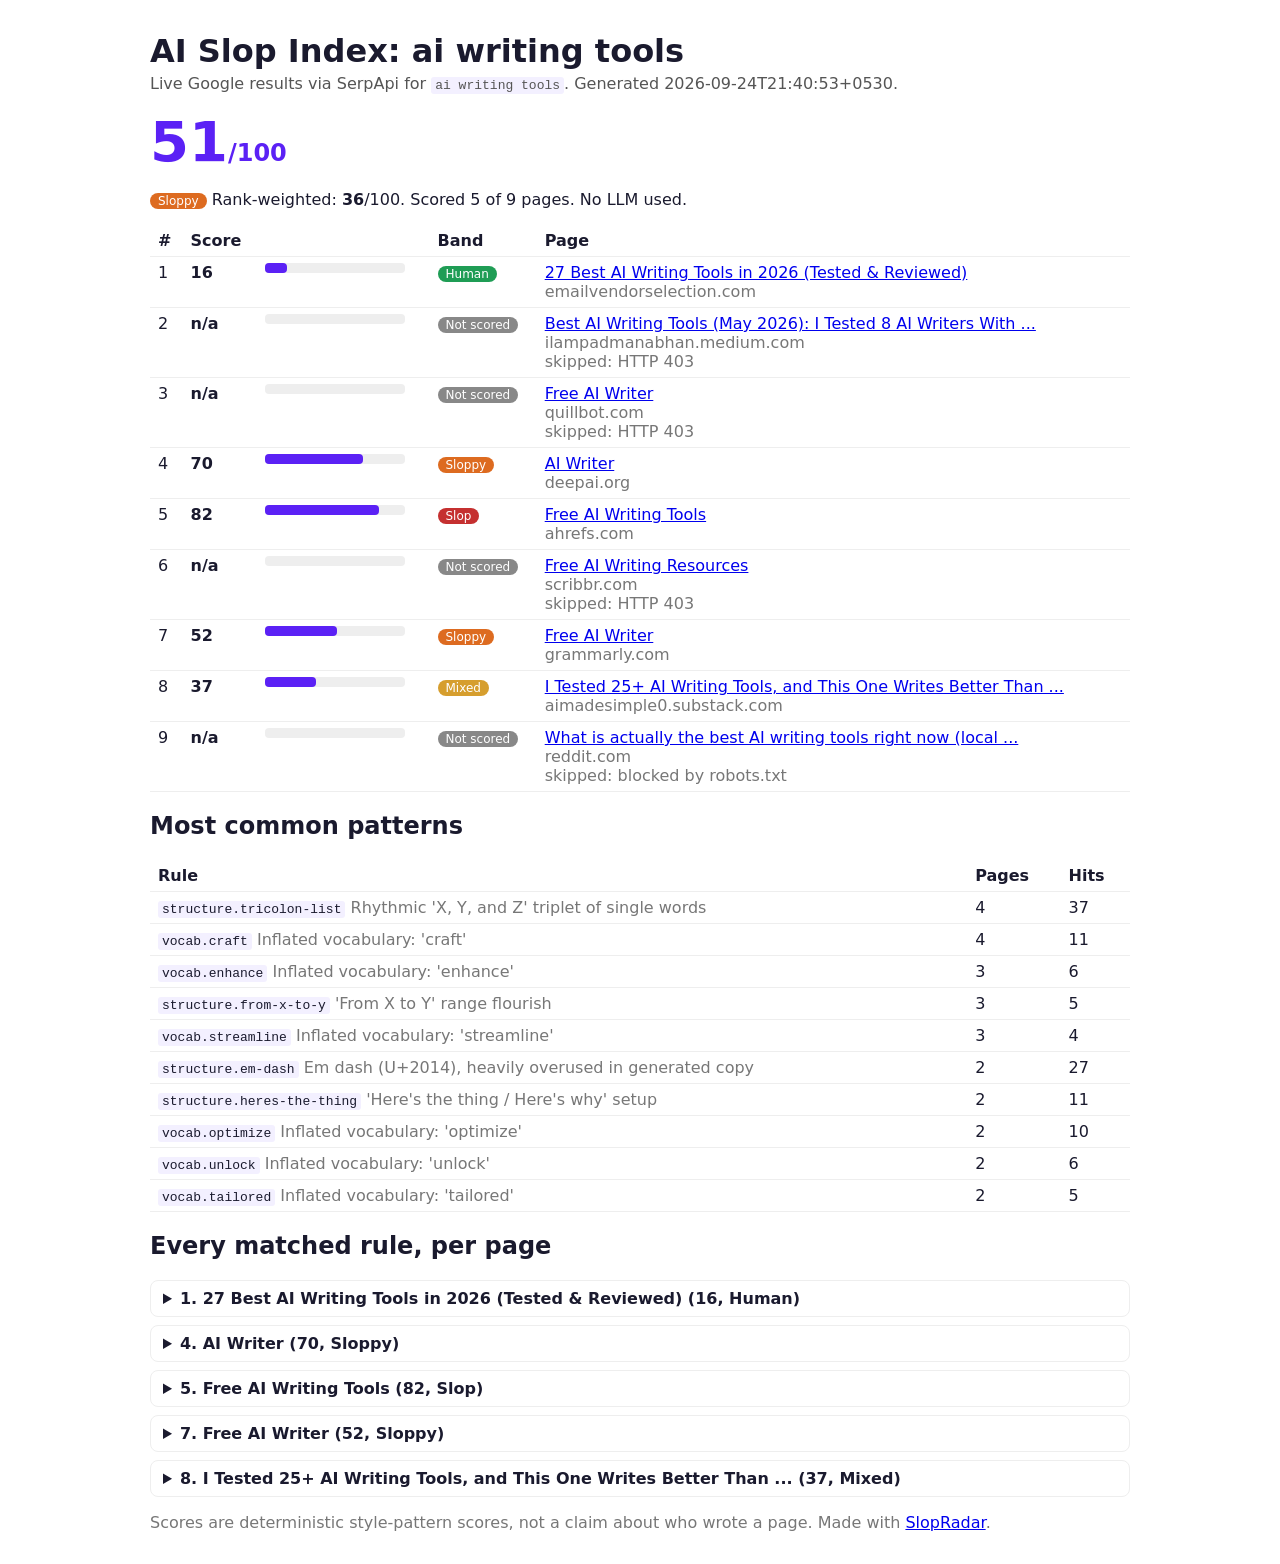
<file: examples/ai-writing-tools.html>
<!doctype html><html lang=en><head><meta charset=utf-8>
<title>AI Slop Index: ai writing tools</title><style>
body{font-family:system-ui,-apple-system,Segoe UI,Roboto,sans-serif;max-width:980px;margin:32px auto;padding:0 16px;color:#1a1a2e}
h1{margin-bottom:4px}.sub{color:#555;margin-top:0}
.index{font-size:56px;font-weight:800;color:#5b21f5;margin:8px 0}
table{border-collapse:collapse;width:100%;margin:16px 0}th,td{text-align:left;padding:6px 8px;border-bottom:1px solid #eee;vertical-align:top}
.bar{background:#eee;border-radius:4px;height:10px;width:140px}.fill{height:10px;border-radius:4px;background:#5b21f5}
.band{color:#fff;border-radius:10px;padding:1px 8px;font-size:12px;white-space:nowrap}
details{border:1px solid #eee;border-radius:8px;padding:8px 12px;margin:8px 0}summary{cursor:pointer;font-weight:600}
code{background:#f3f0ff;padding:1px 4px;border-radius:3px}mark{background:#ffe08a}.muted{color:#777}
</style></head><body>
<h1>AI Slop Index: ai writing tools</h1>
<p class="sub">Live Google results via SerpApi for <code>ai writing tools</code>. Generated 2026-09-24T21:40:53+0530.</p>
<div class="index">51<span style="font-size:24px">/100</span></div>
<p><span class="band" style="background:#dd6b20">Sloppy</span> Rank-weighted: <b>36</b>/100. Scored 5 of 9 pages. No LLM used.</p>
<table><tr><th>#</th><th>Score</th><th></th><th>Band</th><th>Page</th></tr>
<tr><td>1</td><td><b>16</b></td><td><div class="bar"><div class="fill" style="width:16%"></div></div></td><td><span class="band" style="background:#1f9d55">Human</span></td><td><a href="https://www.emailvendorselection.com/best-ai-writing-tools/">27 Best AI Writing Tools in 2026 (Tested &amp; Reviewed)</a><div class="muted">emailvendorselection.com</div></td></tr>
<tr><td>2</td><td><b>n/a</b></td><td><div class="bar"><div class="fill" style="width:0%"></div></div></td><td><span class="band" style="background:#888">Not scored</span></td><td><a href="https://ilampadmanabhan.medium.com/best-ai-writing-tools-2025-i-tested-8-ai-writers-with-detection-software-46702c34e0f0">Best AI Writing Tools (May 2026): I Tested 8 AI Writers With ...</a><div class="muted">ilampadmanabhan.medium.com</div><div class="muted">skipped: HTTP 403</div></td></tr>
<tr><td>3</td><td><b>n/a</b></td><td><div class="bar"><div class="fill" style="width:0%"></div></div></td><td><span class="band" style="background:#888">Not scored</span></td><td><a href="https://quillbot.com/ai-writing-tools/ai-writer">Free AI Writer</a><div class="muted">quillbot.com</div><div class="muted">skipped: HTTP 403</div></td></tr>
<tr><td>4</td><td><b>70</b></td><td><div class="bar"><div class="fill" style="width:70%"></div></div></td><td><span class="band" style="background:#dd6b20">Sloppy</span></td><td><a href="https://deepai.org/chat/writer">AI Writer</a><div class="muted">deepai.org</div></td></tr>
<tr><td>5</td><td><b>82</b></td><td><div class="bar"><div class="fill" style="width:82%"></div></div></td><td><span class="band" style="background:#c53030">Slop</span></td><td><a href="https://ahrefs.com/writing-tools">Free AI Writing Tools</a><div class="muted">ahrefs.com</div></td></tr>
<tr><td>6</td><td><b>n/a</b></td><td><div class="bar"><div class="fill" style="width:0%"></div></div></td><td><span class="band" style="background:#888">Not scored</span></td><td><a href="https://www.scribbr.com/ai-writing/">Free AI Writing Resources</a><div class="muted">scribbr.com</div><div class="muted">skipped: HTTP 403</div></td></tr>
<tr><td>7</td><td><b>52</b></td><td><div class="bar"><div class="fill" style="width:52%"></div></div></td><td><span class="band" style="background:#dd6b20">Sloppy</span></td><td><a href="https://www.grammarly.com/ai-writer">Free AI Writer</a><div class="muted">grammarly.com</div></td></tr>
<tr><td>8</td><td><b>37</b></td><td><div class="bar"><div class="fill" style="width:37%"></div></div></td><td><span class="band" style="background:#d69e2e">Mixed</span></td><td><a href="https://aimadesimple0.substack.com/p/i-tested-25-ai-writing-tools-and">I Tested 25+ AI Writing Tools, and This One Writes Better Than ...</a><div class="muted">aimadesimple0.substack.com</div></td></tr>
<tr><td>9</td><td><b>n/a</b></td><td><div class="bar"><div class="fill" style="width:0%"></div></div></td><td><span class="band" style="background:#888">Not scored</span></td><td><a href="https://www.reddit.com/r/WritingWithAI/comments/1qs5n13/what_is_actually_the_best_ai_writing_tools_right/">What is actually the best AI writing tools right now (local ...</a><div class="muted">reddit.com</div><div class="muted">skipped: blocked by robots.txt</div></td></tr>
</table>
<h2>Most common patterns</h2><table><tr><th>Rule</th><th>Pages</th><th>Hits</th></tr>
<tr><td><code>structure.tricolon-list</code> <span class=muted>Rhythmic &#x27;X, Y, and Z&#x27; triplet of single words</span></td><td>4</td><td>37</td></tr>
<tr><td><code>vocab.craft</code> <span class=muted>Inflated vocabulary: &#x27;craft&#x27;</span></td><td>4</td><td>11</td></tr>
<tr><td><code>vocab.enhance</code> <span class=muted>Inflated vocabulary: &#x27;enhance&#x27;</span></td><td>3</td><td>6</td></tr>
<tr><td><code>structure.from-x-to-y</code> <span class=muted>&#x27;From X to Y&#x27; range flourish</span></td><td>3</td><td>5</td></tr>
<tr><td><code>vocab.streamline</code> <span class=muted>Inflated vocabulary: &#x27;streamline&#x27;</span></td><td>3</td><td>4</td></tr>
<tr><td><code>structure.em-dash</code> <span class=muted>Em dash (U+2014), heavily overused in generated copy</span></td><td>2</td><td>27</td></tr>
<tr><td><code>structure.heres-the-thing</code> <span class=muted>&#x27;Here&#x27;s the thing / Here&#x27;s why&#x27; setup</span></td><td>2</td><td>11</td></tr>
<tr><td><code>vocab.optimize</code> <span class=muted>Inflated vocabulary: &#x27;optimize&#x27;</span></td><td>2</td><td>10</td></tr>
<tr><td><code>vocab.unlock</code> <span class=muted>Inflated vocabulary: &#x27;unlock&#x27;</span></td><td>2</td><td>6</td></tr>
<tr><td><code>vocab.tailored</code> <span class=muted>Inflated vocabulary: &#x27;tailored&#x27;</span></td><td>2</td><td>5</td></tr>
</table>
<h2>Every matched rule, per page</h2>
<details><summary>1. 27 Best AI Writing Tools in 2026 (Tested &amp; Reviewed) (16, Human)</summary>
<p class="muted">9204 words, 4.3 weighted hits per 1k words</p><table>
<tr><td><code>phrase.user-friendly-interface</code></td><td>x3</td><td>...common. Here’s what to look out for. A user-friendly interface Support for multiple text types. Look o...<br>...to support the creative writing process User-friendly interface. All tools are available at a click as...<br>...anking analysis and competitor analysis User-friendly interface Multiple editing options Growthbar Cons...</td></tr>
<tr><td><code>vocab.optimize</code></td><td>x9</td><td>...language tool. That is, it uses NLP to optimize text for search engines, rather than fo...<br>...Points-based analysis means anyone can optimize text quickly Easy integration with Goog...<br>...ts worldwide. You can create clean, SEO-optimized copy in just a 4 steps. First, you choo...</td></tr>
<tr><td><code>phrase.are-you-looking-to</code></td><td>x2</td><td>...type of AI writing tool that you need. Are you looking to generate content fast? Then prioritise...<br>...st? Then prioritise text generation. Or are you looking to improve quality and accuracy? If so, a...</td></tr>
<tr><td><code>phrase.all-in-all</code></td><td>x1</td><td>...now introduced example prompts to help. All in all, ChatGPT is an AI text generator in nam...</td></tr>
<tr><td><code>phrase.as-an-ai</code></td><td>x1</td><td>...content. And a chatbot tool that works as an AI writing assistant to bounce ideas off o...</td></tr>
<tr><td><code>phrase.in-this-article</code></td><td>x1</td><td>...ls drive many of the services mentioned in this article. ChatGPT is simply OpenAI’s own interfa...</td></tr>
<tr><td><code>structure.from-x-to-y</code></td><td>x2</td><td>...Voice (formerly Boss Mode) tool learns from your existing content to get the right tone, style and detail for consistency and ac...<br>...lan, just a 3-day free trial. Best for: From hobbyists to professional authors, anyone looking for help with their crea...</td></tr>
<tr><td><code>structure.heres-the-thing</code></td><td>x1</td><td>...rtain features and qualities in common. Here’s what to look out for. A user-friendly interf...</td></tr>
<tr><td><code>vocab.unlock</code></td><td>x2</td><td>...ee to use, but with paid-for plans that unlock more features. It’s free to use Grammar...<br>...lets you paraphrase unlimited words and unlocks the other tools. Best for: Getting help...</td></tr>
<tr><td><code>hedge.in-terms-of</code></td><td>x1</td><td>...prompt. It’s free to use and unlimited in terms of how much text it will generate. Another...</td></tr>
<tr><td><code>structure.sentence-in-short</code></td><td>x1</td><td>...’ to guide you from planning to creation. Overall, there are 130+ templates and recipes co...</td></tr>
<tr><td><code>structure.tricolon-list</code></td><td>x8</td><td>...for you? Here are all the key features, pros, cons, and costs of the best products on the market toda...<br>...rfer has integrations with Google Docs, WordPress, Semrush, and Jasper. Or there is an API to connect it with...<br>...here are a series of tools for editing, expanding, improving, and rewording copy. There are also some interesting i...</td></tr>
<tr><td><code>hedge.highly</code></td><td>x2</td><td>...dients that make those articles rank so highly. These then become a checklist for you...<br>...res an analysis of what makes them rank highly. And then suggests content, keywords, a...</td></tr>
<tr><td><code>structure.key-feature-list</code></td><td>x1</td><td>...writing tool for you? Here are all the key features, pros, cons, and costs of the best prod...</td></tr>
<tr><td><code>structure.spaced-en-dash</code></td><td>x1</td><td>...ed product. ChatGPT Pros Hugely versatile – will generate text in response to pretty...</td></tr>
<tr><td><code>vocab.comprehensive</code></td><td>x1</td><td>...keyword performance in your text. More comprehensive keyword and content research are also a...</td></tr>
<tr><td><code>vocab.impactful</code></td><td>x1</td><td>...more efficient, more accurate and more impactful. Here are the 5 best AI writing tools:...</td></tr>
<tr><td><code>vocab.navigate</code></td><td>x1</td><td>...an, making everything easy to learn and navigate. The creation starts by typing in keywo...</td></tr>
<tr><td><code>vocab.streamline</code></td><td>x1</td><td>...EO copywriters who want to speed up and streamline the creation process. 22. Peppercontent...</td></tr>
<tr><td><code>hedge.truly</code></td><td>x1</td><td>...at it supports 128 languages. So it’s a truly global AI copywriting tool. It also has...</td></tr>
<tr><td><code>structure.double-adjective-noun</code></td><td>x1</td><td>...articles very quickly. The interface is simple and clean, making everything easy to learn and na...</td></tr>
</table></details>
<details><summary>4. AI Writer (70, Sloppy)</summary>
<p class="muted">166 words, 30.1 weighted hits per 1k words</p><table>
<tr><td><code>structure.not-just-x-but-y</code></td><td>x1</td><td>...ol will help you craft scripts that are not only compelling but also meaningful. Upload Successful! You...</td></tr>
<tr><td><code>vocab.craft</code></td><td>x1</td><td>...gence, this powerful tool will help you craft scripts that are not only compelling bu...</td></tr>
<tr><td><code>vocab.unparalleled</code></td><td>x1</td><td>...s your ultimate writing companion! With unparalleled creativity and intelligence, this power...</td></tr>
</table></details>
<details><summary>5. Free AI Writing Tools (82, Slop)</summary>
<p class="muted">1113 words, 43.4 weighted hits per 1k words</p><table>
<tr><td><code>phrase.elevate-your</code></td><td>x6</td><td>...transformed in seconds! Grammar Checker Elevate your writing with our free AI grammar checke...<br>...nclusions with this user-friendly tool. Elevate your writing effortlessly. Emoji Translator...<br>...rful free tool. Instagram Bio Generator Elevate your Instagram presence with our cutting-edg...</td></tr>
<tr><td><code>vocab.craft</code></td><td>x5</td><td>...thoughts, and our AI writing tools will craft the marketing copy effortlessly. It’s a...<br>...or-free. Conclusion Generator Instantly craft compelling conclusions with this user-f...<br>...ut a hassle. Meta Description Generator Craft informative, SEO-friendly meta descript...</td></tr>
<tr><td><code>vocab.effortlessly</code></td><td>x16</td><td>...ing tools will craft the marketing copy effortlessly. It’s as straightforward as that. Writi...<br>...iting with our free AI grammar checker. Effortlessly catch grammar, spelling, and punctuatio...<br>...ser-friendly tool. Elevate your writing effortlessly. Emoji Translator Unlock emotions with...</td></tr>
<tr><td><code>vocab.elevate</code></td><td>x6</td><td>...transformed in seconds! Grammar Checker Elevate your writing with our free AI grammar c...<br>...nclusions with this user-friendly tool. Elevate your writing effortlessly. Emoji Transl...<br>...rful free tool. Instagram Bio Generator Elevate your Instagram presence with our cuttin...</td></tr>
<tr><td><code>vocab.unlock</code></td><td>x4</td><td>...writing effortlessly. Emoji Translator Unlock emotions with our AI translator! Seamle...<br>...e of hashtags. Instagram Name Generator Unlock unique Instagram usernames effortlessly...<br>...your content. TikTok Username Generator Unlock endless creativity with our AI-powered...</td></tr>
<tr><td><code>hedge.a-wide-range-of</code></td><td>x2</td><td>...EO-friendly blog post titles to inspire a wide range of traffic-driving content. Content Idea G...<br>...you! Business Name Generator Brainstorm a wide range of creative business names until you find...</td></tr>
<tr><td><code>vocab.tailored</code></td><td>x3</td><td>...r! Instantly discover trending hashtags tailored to your content. TikTok Username Genera...<br>...name Generator. Discover unique handles tailored to your style. Social Media Bio Generat...<br>...name generator. Instant, creative, and tailored just for you! Business Name Generator B...</td></tr>
<tr><td><code>vocab.enhance</code></td><td>x2</td><td>...s / Free AI Writing tools Save time and enhance your marketing and content performance...<br>...ils or articles. Sentence Rewriter Tool Enhance the quality and clarity of any sentence...</td></tr>
<tr><td><code>hedge.a-variety-of</code></td><td>x1</td><td>...st sales. Product Name Generator Create a variety of creative product names until you find t...</td></tr>
<tr><td><code>structure.em-dash</code></td><td>x1</td><td>...AI-powered markdown content effortlessly—no coding required.</td></tr>
<tr><td><code>structure.tricolon-list</code></td><td>x6</td><td>Marketing reports, apps, and automations, handled. Meet Letaido. Get Started Mar...<br>...ed. Meet Letaido. Get Started Marketing reports, apps, and automations, handled. Meet Letaido. Get Started The...<br>...AI grammar checker. Effortlessly catch grammar, spelling, and punctuation errors, ensuring your content is polish...</td></tr>
<tr><td><code>structure.from-x-to-y</code></td><td>x1</td><td>...r Input your rough ideas and transition from a blank page to an organized, well-structured outline in minutes. Par...</td></tr>
<tr><td><code>vocab.cutting-edge</code></td><td>x1</td><td>...levate your Instagram presence with our cutting-edge AI Bio Generator. Craft personalized, e...</td></tr>
<tr><td><code>vocab.optimize</code></td><td>x1</td><td>...nd easily. SEO Title Generator Generate optimized titles for better search engine visibil...</td></tr>
<tr><td><code>vocab.seamlessly</code></td><td>x1</td><td>...Unlock emotions with our AI translator! Seamlessly convert text to expressive emojis. Comm...</td></tr>
<tr><td><code>vocab.showcase</code></td><td>x1</td><td>...ct one that highlights your product and showcases its potential. Resignation Letter Gener...</td></tr>
<tr><td><code>vocab.streamline</code></td><td>x1</td><td>...Try our AI Acronym Generator today and streamline your workflow. AI Content Detector Dete...</td></tr>
<tr><td><code>vocab.unleash</code></td><td>x1</td><td>...siness &amp; Marketing Brand Name Generator Unleash your brand identity effortlessly with o...</td></tr>
</table></details>
<details><summary>7. Free AI Writer (52, Sloppy)</summary>
<p class="muted">785 words, 18.2 weighted hits per 1k words</p><table>
<tr><td><code>phrase.tailored-to-your-needs</code></td><td>x2</td><td>...ails and quickly receive unique content tailored to your needs and goals. Whether you need engaging co...<br>...ll generate engaging and unique content tailored to your needs. Where can I use Grammarly’s free AI wr...</td></tr>
<tr><td><code>vocab.craft</code></td><td>x3</td><td>...ke-free articles efficiently. Marketers Craft compelling campaign messages, blog post...<br>...r creative ways to leverage AI, tips on crafting effective prompts, and more. All About...<br>...t Shine Write a Great Blog Post With AI Craft Compelling Titles With AI Works where y...</td></tr>
<tr><td><code>vocab.enhance</code></td><td>x2</td><td>...the time and effort of manual writing. Enhance readability Transform complex ideas int...<br>...ins and outs of using generative AI to enhance your writing and productivity? Check ou...</td></tr>
<tr><td><code>vocab.tailored</code></td><td>x2</td><td>...ails and quickly receive unique content tailored to your needs and goals. Whether you ne...<br>...ll generate engaging and unique content tailored to your needs. Where can I use Grammarl...</td></tr>
<tr><td><code>structure.tricolon-list</code></td><td>x5</td><td>...e unique content for social media, blog posts, documents, and more with just a few clicks. Step 1 Access a...<br>...ove your writing and instantly generate emails, documents, and more in your preferred voice. Get Grammarly...<br>...or social media, websites, blogs, cover letters, taglines, and much more. Simply enter a few details and qu...</td></tr>
<tr><td><code>vocab.leverage</code></td><td>x1</td><td>...ut the links below for creative ways to leverage AI, tips on crafting effective prompts,...</td></tr>
<tr><td><code>vocab.seamless</code></td><td>x1</td><td>...ts, making the content creation process seamless and efficient. How to use Grammarly’s F...</td></tr>
</table></details>
<details><summary>8. I Tested 25+ AI Writing Tools, and This One Writes Better Than ... (37, Mixed)</summary>
<p class="muted">5475 words, 11.6 weighted hits per 1k words</p><table>
<tr><td><code>structure.heres-the-thing</code></td><td>x10</td><td>...ince it will just make your work worse. Here’s what you actually need: An AI writer tool th...<br>...write will appear right at the top. And here’s why: unlike most AI tools built for blogs o...<br>...k details, and uploaded my content. And here’s what it generated: My experience: In the fir...</td></tr>
<tr><td><code>structure.the-best-part</code></td><td>x12</td><td>...eatures of Muse that make it stand out: The best part? You can further: Adjust the style, ton...<br>...e to generate content the way I wanted. The best part is that I can further make changes, mak...<br>...use these models behind the scenes. And the best part? Over time, both ChatGPT and Claude hav...</td></tr>
<tr><td><code>structure.rhetorical-reveal</code></td><td>x4</td><td>...use these models behind the scenes. And the best part? Over time, both ChatGPT and Claude have b...<br>...to mimic a specific writing style. And the best part? Both ChatGPT and Claude offer free usage...<br>...use these models behind the scenes. And the best part? Over time, both ChatGPT and Claude have b...</td></tr>
<tr><td><code>structure.em-dash</code></td><td>x26</td><td>...st writers I hired from Fiverr: Jasmina — writing coach and mentor Daniella H — w...<br>...a — writing coach and mentor Daniella H — writes professional SEO blog posts and...<br>...SEO blog posts and articles Sam Barclay — writes engaging SEO articles and blog p...</td></tr>
<tr><td><code>phrase.let-s-dive-into</code></td><td>x2</td><td>...rol + revisions + human expertise. Now, let’s dive into the recommendations for the best AI wri...<br>...rol + revisions + human expertise. Now, let’s dive into the recommendations for the best AI wri...</td></tr>
<tr><td><code>phrase.the-takeaway</code></td><td>x2</td><td>...er testing 25+ AI writing tools, here’s the takeaway: most tools are either too generic or j...<br>...er testing 25+ AI writing tools, here’s the takeaway: most tools are either too generic or j...</td></tr>
<tr><td><code>hedge.a-variety-of</code></td><td>x2</td><td>...directed to the dashboard, which offers a variety of categories to choose from. Here, you ca...<br>...directed to the dashboard, which offers a variety of categories to choose from. Here, you ca...</td></tr>
<tr><td><code>structure.sentence-in-short</code></td><td>x2</td><td>...ntly say most of them are simply useless. In short, most of these AI writing tools are just...<br>...ntly say most of them are simply useless. In short, most of these AI writing tools are just...</td></tr>
<tr><td><code>hedge.genuinely</code></td><td>x4</td><td>...it can make me much more productive and genuinely help in my work. I’ve also noticed that...<br>...why I’m also including options that can genuinely make a difference for readers like you....<br>...it can make me much more productive and genuinely help in my work. I’ve also noticed that...</td></tr>
<tr><td><code>structure.from-x-to-y</code></td><td>x2</td><td>...see, it has all the features one needs, from brainstorming ideas to writing in continuation, rewriting a specific sentence or paragr...<br>...see, it has all the features one needs, from brainstorming ideas to writing in continuation, rewriting a specific sentence or paragr...</td></tr>
<tr><td><code>vocab.craft</code></td><td>x2</td><td>...ose your genre, select a writing style, craft a synopsis, do a brain dump, add charac...<br>...ose your genre, select a writing style, craft a synopsis, do a brain dump, add charac...</td></tr>
<tr><td><code>vocab.enhance</code></td><td>x2</td><td>...streamline their marketing process. It enhances brand experience, speeds up content cre...<br>...streamline their marketing process. It enhances brand experience, speeds up content cre...</td></tr>
<tr><td><code>vocab.streamline</code></td><td>x2</td><td>...uilt to help businesses and individuals streamline their marketing process. It enhances br...<br>...uilt to help businesses and individuals streamline their marketing process. It enhances br...</td></tr>
<tr><td><code>structure.tricolon-list</code></td><td>x18</td><td>...nd well-formatted sections with logical transitions, subheadings, and CTAs without needing manual fixing. Rewrites...<br>...existing drafts in a way that improves clarity, emotion, and engagement, and can generate unique ideas without...<br>...iting tools still struggle to match the creativity, tone, and flow of a skilled human writer. In that case...</td></tr>
<tr><td><code>hedge.incredibly</code></td><td>x2</td><td>...me, both ChatGPT and Claude have become incredibly powerful across almost every category,...<br>...me, both ChatGPT and Claude have become incredibly powerful across almost every category,...</td></tr>
<tr><td><code>hedge.truly</code></td><td>x2</td><td>..., in my opinion, the best way to create truly high-quality content is still by hiring...<br>..., in my opinion, the best way to create truly high-quality content is still by hiring...</td></tr>
<tr><td><code>structure.double-adjective-noun</code></td><td>x2</td><td>...input tab. And the whole process feels simple and easy because everything is available in a si...<br>...input tab. And the whole process feels simple and easy because everything is available in a si...</td></tr>
</table></details>
<p class="muted">Scores are deterministic style-pattern scores, not a claim about who wrote a page. Made with <a href="https://github.com/Hexraei/Slopradar-SerpAPI">SlopRadar</a>.</p></body></html>
</file>
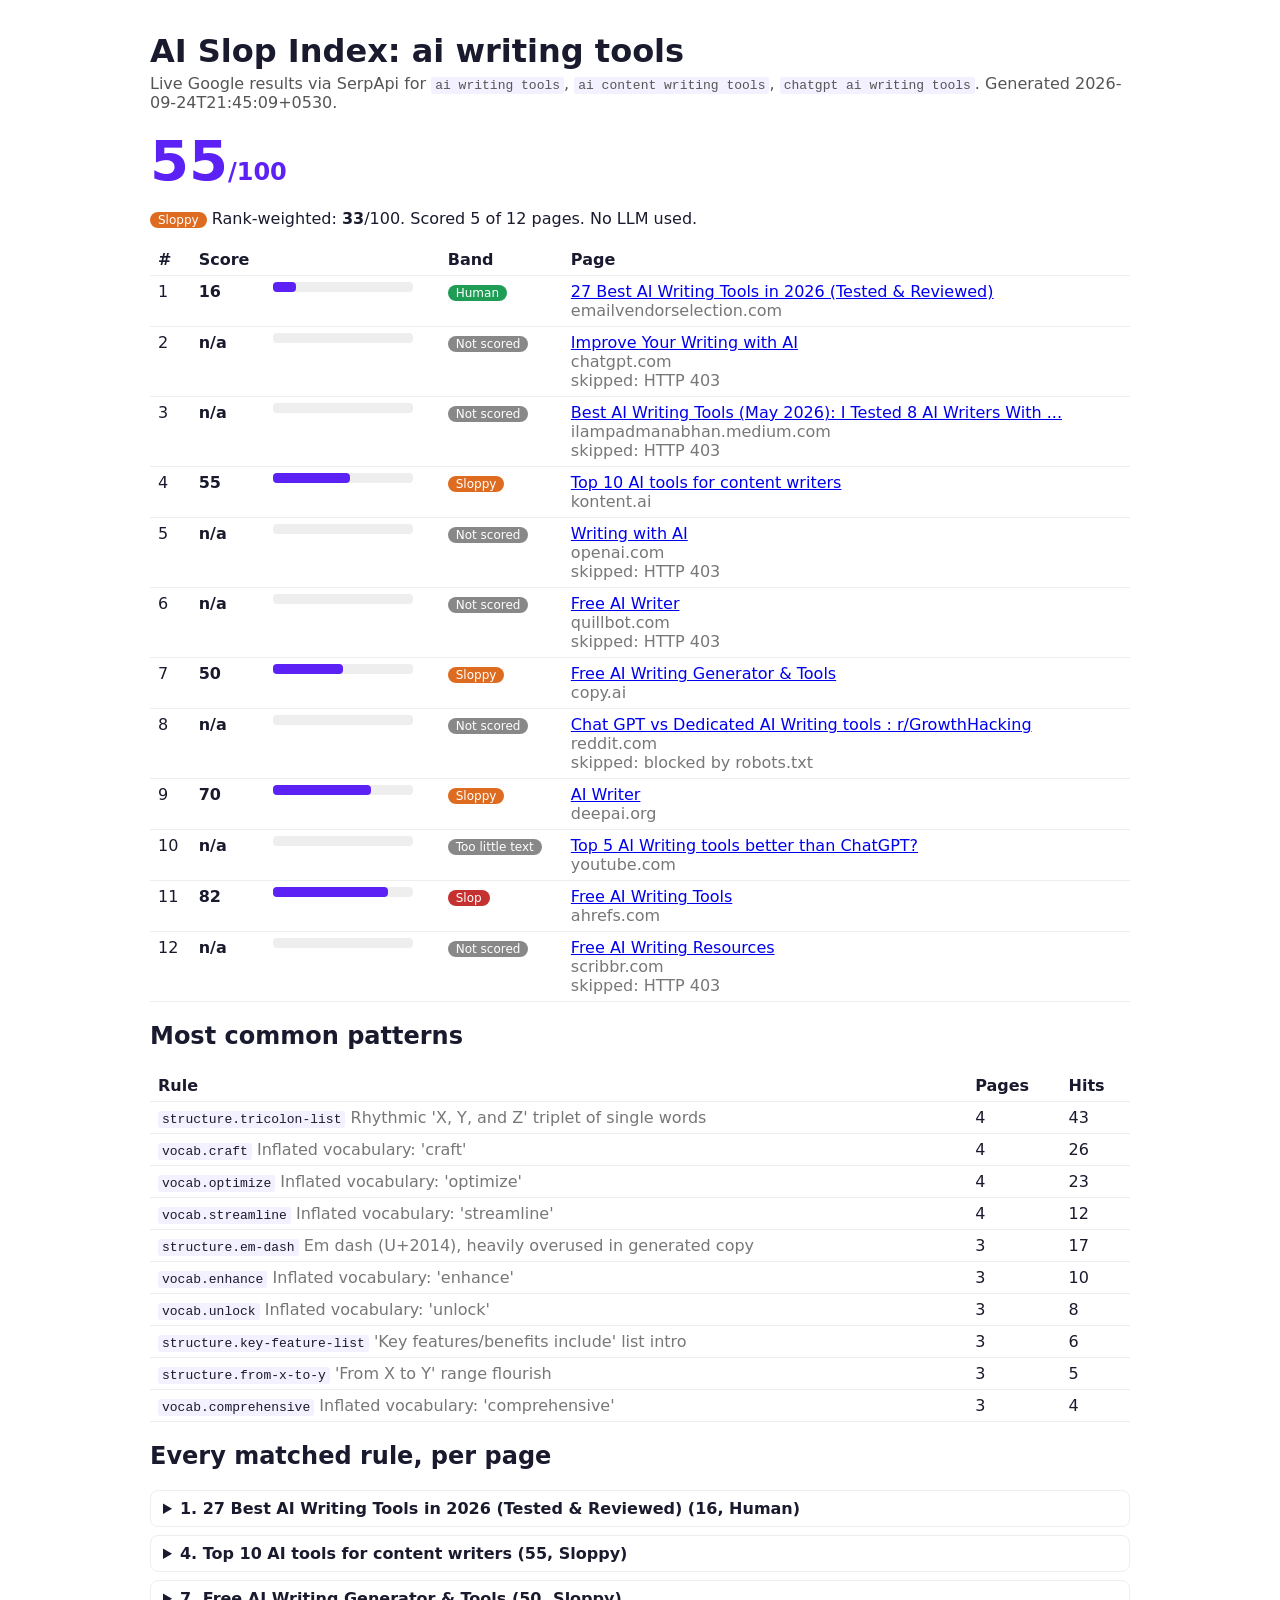
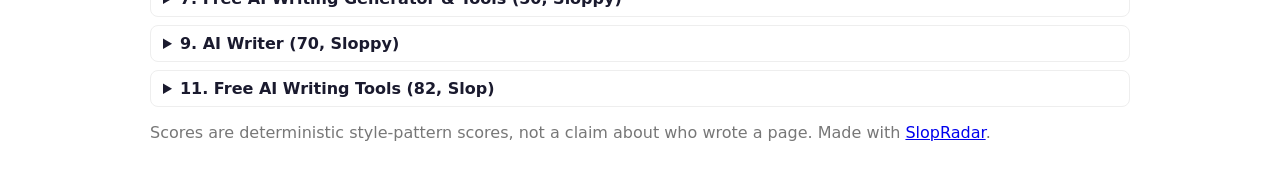
<file: examples/trends-ai-writing-tools.html>
<!doctype html><html lang=en><head><meta charset=utf-8>
<title>AI Slop Index: ai writing tools</title><style>
body{font-family:system-ui,-apple-system,Segoe UI,Roboto,sans-serif;max-width:980px;margin:32px auto;padding:0 16px;color:#1a1a2e}
h1{margin-bottom:4px}.sub{color:#555;margin-top:0}
.index{font-size:56px;font-weight:800;color:#5b21f5;margin:8px 0}
table{border-collapse:collapse;width:100%;margin:16px 0}th,td{text-align:left;padding:6px 8px;border-bottom:1px solid #eee;vertical-align:top}
.bar{background:#eee;border-radius:4px;height:10px;width:140px}.fill{height:10px;border-radius:4px;background:#5b21f5}
.band{color:#fff;border-radius:10px;padding:1px 8px;font-size:12px;white-space:nowrap}
details{border:1px solid #eee;border-radius:8px;padding:8px 12px;margin:8px 0}summary{cursor:pointer;font-weight:600}
code{background:#f3f0ff;padding:1px 4px;border-radius:3px}mark{background:#ffe08a}.muted{color:#777}
</style></head><body>
<h1>AI Slop Index: ai writing tools</h1>
<p class="sub">Live Google results via SerpApi for <code>ai writing tools</code>, <code>ai content writing tools</code>, <code>chatgpt ai writing tools</code>. Generated 2026-09-24T21:45:09+0530.</p>
<div class="index">55<span style="font-size:24px">/100</span></div>
<p><span class="band" style="background:#dd6b20">Sloppy</span> Rank-weighted: <b>33</b>/100. Scored 5 of 12 pages. No LLM used.</p>
<table><tr><th>#</th><th>Score</th><th></th><th>Band</th><th>Page</th></tr>
<tr><td>1</td><td><b>16</b></td><td><div class="bar"><div class="fill" style="width:16%"></div></div></td><td><span class="band" style="background:#1f9d55">Human</span></td><td><a href="https://www.emailvendorselection.com/best-ai-writing-tools/">27 Best AI Writing Tools in 2026 (Tested &amp; Reviewed)</a><div class="muted">emailvendorselection.com</div></td></tr>
<tr><td>2</td><td><b>n/a</b></td><td><div class="bar"><div class="fill" style="width:0%"></div></div></td><td><span class="band" style="background:#888">Not scored</span></td><td><a href="https://chatgpt.com/writing/">Improve Your Writing with AI</a><div class="muted">chatgpt.com</div><div class="muted">skipped: HTTP 403</div></td></tr>
<tr><td>3</td><td><b>n/a</b></td><td><div class="bar"><div class="fill" style="width:0%"></div></div></td><td><span class="band" style="background:#888">Not scored</span></td><td><a href="https://ilampadmanabhan.medium.com/best-ai-writing-tools-2025-i-tested-8-ai-writers-with-detection-software-46702c34e0f0">Best AI Writing Tools (May 2026): I Tested 8 AI Writers With ...</a><div class="muted">ilampadmanabhan.medium.com</div><div class="muted">skipped: HTTP 403</div></td></tr>
<tr><td>4</td><td><b>55</b></td><td><div class="bar"><div class="fill" style="width:55%"></div></div></td><td><span class="band" style="background:#dd6b20">Sloppy</span></td><td><a href="https://kontent.ai/blog/top-ai-tools-for-content-writers/">Top 10 AI tools for content writers</a><div class="muted">kontent.ai</div></td></tr>
<tr><td>5</td><td><b>n/a</b></td><td><div class="bar"><div class="fill" style="width:0%"></div></div></td><td><span class="band" style="background:#888">Not scored</span></td><td><a href="https://openai.com/chatgpt/use-cases/writing-with-ai/">Writing with AI</a><div class="muted">openai.com</div><div class="muted">skipped: HTTP 403</div></td></tr>
<tr><td>6</td><td><b>n/a</b></td><td><div class="bar"><div class="fill" style="width:0%"></div></div></td><td><span class="band" style="background:#888">Not scored</span></td><td><a href="https://quillbot.com/ai-writing-tools/ai-writer">Free AI Writer</a><div class="muted">quillbot.com</div><div class="muted">skipped: HTTP 403</div></td></tr>
<tr><td>7</td><td><b>50</b></td><td><div class="bar"><div class="fill" style="width:50%"></div></div></td><td><span class="band" style="background:#dd6b20">Sloppy</span></td><td><a href="https://www.copy.ai/tools">Free AI Writing Generator &amp; Tools</a><div class="muted">copy.ai</div></td></tr>
<tr><td>8</td><td><b>n/a</b></td><td><div class="bar"><div class="fill" style="width:0%"></div></div></td><td><span class="band" style="background:#888">Not scored</span></td><td><a href="https://www.reddit.com/r/GrowthHacking/comments/10cqmxk/chat_gpt_vs_dedicated_ai_writing_tools/">Chat GPT vs Dedicated AI Writing tools : r/GrowthHacking</a><div class="muted">reddit.com</div><div class="muted">skipped: blocked by robots.txt</div></td></tr>
<tr><td>9</td><td><b>70</b></td><td><div class="bar"><div class="fill" style="width:70%"></div></div></td><td><span class="band" style="background:#dd6b20">Sloppy</span></td><td><a href="https://deepai.org/chat/writer">AI Writer</a><div class="muted">deepai.org</div></td></tr>
<tr><td>10</td><td><b>n/a</b></td><td><div class="bar"><div class="fill" style="width:0%"></div></div></td><td><span class="band" style="background:#888">Too little text</span></td><td><a href="https://www.youtube.com/shorts/Yhd7_z68-xQ">Top 5 AI Writing tools better than ChatGPT?</a><div class="muted">youtube.com</div></td></tr>
<tr><td>11</td><td><b>82</b></td><td><div class="bar"><div class="fill" style="width:82%"></div></div></td><td><span class="band" style="background:#c53030">Slop</span></td><td><a href="https://ahrefs.com/writing-tools">Free AI Writing Tools</a><div class="muted">ahrefs.com</div></td></tr>
<tr><td>12</td><td><b>n/a</b></td><td><div class="bar"><div class="fill" style="width:0%"></div></div></td><td><span class="band" style="background:#888">Not scored</span></td><td><a href="https://www.scribbr.com/ai-writing/">Free AI Writing Resources</a><div class="muted">scribbr.com</div><div class="muted">skipped: HTTP 403</div></td></tr>
</table>
<h2>Most common patterns</h2><table><tr><th>Rule</th><th>Pages</th><th>Hits</th></tr>
<tr><td><code>structure.tricolon-list</code> <span class=muted>Rhythmic &#x27;X, Y, and Z&#x27; triplet of single words</span></td><td>4</td><td>43</td></tr>
<tr><td><code>vocab.craft</code> <span class=muted>Inflated vocabulary: &#x27;craft&#x27;</span></td><td>4</td><td>26</td></tr>
<tr><td><code>vocab.optimize</code> <span class=muted>Inflated vocabulary: &#x27;optimize&#x27;</span></td><td>4</td><td>23</td></tr>
<tr><td><code>vocab.streamline</code> <span class=muted>Inflated vocabulary: &#x27;streamline&#x27;</span></td><td>4</td><td>12</td></tr>
<tr><td><code>structure.em-dash</code> <span class=muted>Em dash (U+2014), heavily overused in generated copy</span></td><td>3</td><td>17</td></tr>
<tr><td><code>vocab.enhance</code> <span class=muted>Inflated vocabulary: &#x27;enhance&#x27;</span></td><td>3</td><td>10</td></tr>
<tr><td><code>vocab.unlock</code> <span class=muted>Inflated vocabulary: &#x27;unlock&#x27;</span></td><td>3</td><td>8</td></tr>
<tr><td><code>structure.key-feature-list</code> <span class=muted>&#x27;Key features/benefits include&#x27; list intro</span></td><td>3</td><td>6</td></tr>
<tr><td><code>structure.from-x-to-y</code> <span class=muted>&#x27;From X to Y&#x27; range flourish</span></td><td>3</td><td>5</td></tr>
<tr><td><code>vocab.comprehensive</code> <span class=muted>Inflated vocabulary: &#x27;comprehensive&#x27;</span></td><td>3</td><td>4</td></tr>
</table>
<h2>Every matched rule, per page</h2>
<details><summary>1. 27 Best AI Writing Tools in 2026 (Tested &amp; Reviewed) (16, Human)</summary>
<p class="muted">9204 words, 4.3 weighted hits per 1k words</p><table>
<tr><td><code>phrase.user-friendly-interface</code></td><td>x3</td><td>...common. Here’s what to look out for. A user-friendly interface Support for multiple text types. Look o...<br>...to support the creative writing process User-friendly interface. All tools are available at a click as...<br>...anking analysis and competitor analysis User-friendly interface Multiple editing options Growthbar Cons...</td></tr>
<tr><td><code>vocab.optimize</code></td><td>x9</td><td>...language tool. That is, it uses NLP to optimize text for search engines, rather than fo...<br>...Points-based analysis means anyone can optimize text quickly Easy integration with Goog...<br>...ts worldwide. You can create clean, SEO-optimized copy in just a 4 steps. First, you choo...</td></tr>
<tr><td><code>phrase.are-you-looking-to</code></td><td>x2</td><td>...type of AI writing tool that you need. Are you looking to generate content fast? Then prioritise...<br>...st? Then prioritise text generation. Or are you looking to improve quality and accuracy? If so, a...</td></tr>
<tr><td><code>phrase.all-in-all</code></td><td>x1</td><td>...now introduced example prompts to help. All in all, ChatGPT is an AI text generator in nam...</td></tr>
<tr><td><code>phrase.as-an-ai</code></td><td>x1</td><td>...content. And a chatbot tool that works as an AI writing assistant to bounce ideas off o...</td></tr>
<tr><td><code>phrase.in-this-article</code></td><td>x1</td><td>...ls drive many of the services mentioned in this article. ChatGPT is simply OpenAI’s own interfa...</td></tr>
<tr><td><code>structure.from-x-to-y</code></td><td>x2</td><td>...Voice (formerly Boss Mode) tool learns from your existing content to get the right tone, style and detail for consistency and ac...<br>...lan, just a 3-day free trial. Best for: From hobbyists to professional authors, anyone looking for help with their crea...</td></tr>
<tr><td><code>structure.heres-the-thing</code></td><td>x1</td><td>...rtain features and qualities in common. Here’s what to look out for. A user-friendly interf...</td></tr>
<tr><td><code>vocab.unlock</code></td><td>x2</td><td>...ee to use, but with paid-for plans that unlock more features. It’s free to use Grammar...<br>...lets you paraphrase unlimited words and unlocks the other tools. Best for: Getting help...</td></tr>
<tr><td><code>hedge.in-terms-of</code></td><td>x1</td><td>...prompt. It’s free to use and unlimited in terms of how much text it will generate. Another...</td></tr>
<tr><td><code>structure.sentence-in-short</code></td><td>x1</td><td>...’ to guide you from planning to creation. Overall, there are 130+ templates and recipes co...</td></tr>
<tr><td><code>structure.tricolon-list</code></td><td>x8</td><td>...for you? Here are all the key features, pros, cons, and costs of the best products on the market toda...<br>...rfer has integrations with Google Docs, WordPress, Semrush, and Jasper. Or there is an API to connect it with...<br>...here are a series of tools for editing, expanding, improving, and rewording copy. There are also some interesting i...</td></tr>
<tr><td><code>hedge.highly</code></td><td>x2</td><td>...dients that make those articles rank so highly. These then become a checklist for you...<br>...res an analysis of what makes them rank highly. And then suggests content, keywords, a...</td></tr>
<tr><td><code>structure.key-feature-list</code></td><td>x1</td><td>...writing tool for you? Here are all the key features, pros, cons, and costs of the best prod...</td></tr>
<tr><td><code>structure.spaced-en-dash</code></td><td>x1</td><td>...ed product. ChatGPT Pros Hugely versatile – will generate text in response to pretty...</td></tr>
<tr><td><code>vocab.comprehensive</code></td><td>x1</td><td>...keyword performance in your text. More comprehensive keyword and content research are also a...</td></tr>
<tr><td><code>vocab.impactful</code></td><td>x1</td><td>...more efficient, more accurate and more impactful. Here are the 5 best AI writing tools:...</td></tr>
<tr><td><code>vocab.navigate</code></td><td>x1</td><td>...an, making everything easy to learn and navigate. The creation starts by typing in keywo...</td></tr>
<tr><td><code>vocab.streamline</code></td><td>x1</td><td>...EO copywriters who want to speed up and streamline the creation process. 22. Peppercontent...</td></tr>
<tr><td><code>hedge.truly</code></td><td>x1</td><td>...at it supports 128 languages. So it’s a truly global AI copywriting tool. It also has...</td></tr>
<tr><td><code>structure.double-adjective-noun</code></td><td>x1</td><td>...articles very quickly. The interface is simple and clean, making everything easy to learn and na...</td></tr>
</table></details>
<details><summary>4. Top 10 AI tools for content writers (55, Sloppy)</summary>
<p class="muted">4198 words, 19.7 weighted hits per 1k words</p><table>
<tr><td><code>structure.em-dash</code></td><td>x4</td><td>...the best? Let’s find your perfect match—here are my top ten picks to help boost...<br>...days, AI-generated content is everywhere—and in some cases, it’s not that difficu...<br>...without compromising ethics or security—you can focus on creativity, knowing tha...</td></tr>
<tr><td><code>vocab.enhance</code></td><td>x6</td><td>...roduce content faster? The productivity-enhancing AI features in Kontent.ai are my favori...<br>...he hints and suggestions it provides to enhance my writing, as well as its range of opt...<br>...planner and brief generator Uses AI to enhance readability and keyword relevance Cons:...</td></tr>
<tr><td><code>vocab.optimize</code></td><td>x5</td><td>...o by changing the transcript Surfer SEO Optimizing written content for better rankings Rea...<br>...ord suggestions Outranking Creating and optimizing SEO-focused content AI-driven briefs an...<br>...rm’s AI to be incredibly helpful. Pros: Optimizes content for SEO and readability Automat...</td></tr>
<tr><td><code>vocab.craft</code></td><td>x4</td><td>...ur creative side take over and focus on crafting valuable content. Did you know? 90% of...<br>...r you by summarizing the transcript and crafting customized thank you and follow-up emai...<br>...t to use, and the format you want. From crafting LinkedIn posts to generating Google ads...</td></tr>
<tr><td><code>hedge.a-variety-of</code></td><td>x2</td><td>...ing high-quality content ideas Supports a variety of content types, from social media posts...<br>...u to experiment with the copy, offering a variety of options to select from and then refine...</td></tr>
<tr><td><code>hedge.when-it-comes-to</code></td><td>x2</td><td>...owered writing assistant is a huge help when it comes to polishing up my writing and spotting th...<br>...ting there is a bit of a learning curve when it comes to maximizing the full potential of Konten...</td></tr>
<tr><td><code>structure.not-just-x-but-y</code></td><td>x1</td><td>...pt, and Surfer SEO show how AI supports not just writing but also visuals, videos, and optimization....</td></tr>
<tr><td><code>vocab.intuitive</code></td><td>x3</td><td>...formatted into bullet points through an intuitive, user-friendly interface. This makes it...<br>...ntent more dynamic and shareable. Pros: Intuitive drag-and-drop editor with thousands of...<br>...AI tools for content writers. They have intuitive interfaces and allow you to generate co...</td></tr>
<tr><td><code>structure.in-todays</code></td><td>x1</td><td>...ship between human professionals and AI in today’s digital era of content creation, you ca...</td></tr>
<tr><td><code>phrase.final-thoughts</code></td><td>x1</td><td>...much easier to grab the key points and final thoughts. It is a great way to transform existin...</td></tr>
<tr><td><code>phrase.isn-t-just</code></td><td>x1</td><td>...oss them. The great thing is that Canva isn’t just for static images, it also has simple v...</td></tr>
<tr><td><code>phrase.keep-in-mind-that</code></td><td>x1</td><td>...ey to making truly outstanding content. Keep in mind that AI is a tool, not a replacement. Always...</td></tr>
<tr><td><code>phrase.key-takeaways</code></td><td>x1</td><td>...imization No time to read? Here are the key takeaways AI can boost creativity and efficiency:...</td></tr>
<tr><td><code>phrase.let-s-dive-into</code></td><td>x1</td><td>...and how do you make evergreen content? Let’s dive into it. Lucie Simonova For business What ar...</td></tr>
<tr><td><code>phrase.to-summarize</code></td><td>x1</td><td>...possible title. Plus, having the option to summarize the entire page or just a selected part...</td></tr>
<tr><td><code>phrase.ultimate-guide</code></td><td>x1</td><td>...ders. Popular articles For business The ultimate guide to evergreen content What if we told yo...</td></tr>
<tr><td><code>phrase.user-friendly-interface</code></td><td>x1</td><td>...nto bullet points through an intuitive, user-friendly interface. This makes it easy to quickly review t...</td></tr>
<tr><td><code>structure.from-x-to-y</code></td><td>x2</td><td>...his tool can write all sorts of things, from blog titles to social media posts, just by giving it a starting point. Cop...<br>...u want to use, and the format you want. From crafting LinkedIn posts to generating Google ads, Copy.ai assists with various copywritin...</td></tr>
<tr><td><code>structure.rhetorical-reveal</code></td><td>x1</td><td>...simple by the user-friendly design. And the best part? It is compatible with Google Docs, Micros...</td></tr>
<tr><td><code>structure.the-best-part</code></td><td>x1</td><td>...simple by the user-friendly design. And the best part? It is compatible with Google Docs, Mic...</td></tr>
<tr><td><code>vocab.maximize</code></td><td>x2</td><td>...it of a learning curve when it comes to maximizing the full potential of Kontent.ai’s AI s...<br>...ting May require some learning curve to maximize the full potential of AI skills Gemini:...</td></tr>
<tr><td><code>vocab.resonate</code></td><td>x2</td><td>...he copy aligns with your brand and will resonate with your target audience, Grammarly ha...<br>...ty, accuracy, and emotional impact that resonates with readers. Popular articles For busi...</td></tr>
<tr><td><code>vocab.streamline</code></td><td>x2</td><td>...al support for global marketing efforts Streamlines content creation with various templates...<br>...tools were evaluated for how much they streamline repetitive tasks and make it easier to...</td></tr>
<tr><td><code>hedge.a-wide-range-of</code></td><td>x1</td><td>...n tweak and improve. Rytr also provides a wide range of intriguing use cases. In addition to th...</td></tr>
<tr><td><code>hedge.it-s-worth-noting</code></td><td>x1</td><td>...i is fast and easy. Are there any cons? It’s worth noting there is a bit of a learning curve when...</td></tr>
<tr><td colspan=3 class="muted">17 more in the JSON report</td></tr>
</table></details>
<details><summary>7. Free AI Writing Generator &amp; Tools (50, Sloppy)</summary>
<p class="muted">3524 words, 17.5 weighted hits per 1k words</p><table>
<tr><td><code>structure.em-dash</code></td><td>x12</td><td>...tent with Copy.ai’s AI Sentence Expander—boost your writing productivity and clar...<br>...with our free AI Company Name Generator—ideal for founders, brand managers, and...<br>...stories with our free AI Story Generator—ideal for creative writers, marketers, a...</td></tr>
<tr><td><code>vocab.craft</code></td><td>x16</td><td>...AI-powered cold email generator. GTM AI crafts personalized outreach to boost response...<br>...il subject line generator will help you craft the perfect subject line for your email...<br>...our motto generator. GTM AI technology crafts unique slogans tailored to your brand o...</td></tr>
<tr><td><code>vocab.effortlessly</code></td><td>x10</td><td>...Rewriter (Claude 4.6) Rewrite sentences effortlessly with our powerful GTM AI sentence rewri...<br>...or Generate trending Instagram hashtags effortlessly with our GTM AI-powered tool. Boost you...<br>...anscripts into compelling case studies. Effortlessly prove your product&#x27;s value and close mo...</td></tr>
<tr><td><code>vocab.optimize</code></td><td>x8</td><td>...eta description generator. GTM AI helps optimize your content for search engines in seco...<br>...ebsite call to action generator. GTM AI optimizes conversions and boosts engagement. Try...<br>...als. AI Text Generator Instantly create optimized, high-quality content for any marketing...</td></tr>
<tr><td><code>vocab.streamline</code></td><td>x8</td><td>...e a webinar brief effortlessly with AI: streamline your planning, elevate content quality,...<br>...ve targeting, personalize outreach, and streamline sales and marketing tasks. Free AI Acco...<br>...gies to boost your business success and streamline sales processes. Free AI Humanizer Free...</td></tr>
<tr><td><code>phrase.comprehensive-guide</code></td><td>x2</td><td>...reate unique, secure usernames with our comprehensive guide on username generators. Learn benefits,...<br>...reate unique, secure usernames with our comprehensive guide on username generators. Learn benefits,...</td></tr>
<tr><td><code>phrase.elevate-your</code></td><td>x2</td><td>...now. Free AI Professional Tone Rewriter Elevate your business writing from casual to profess...<br>...ree! Free AI Professional Tone Rewriter Elevate your business writing from casual to profess...</td></tr>
<tr><td><code>phrase.like-never-before</code></td><td>x2</td><td>...ad copies that get clicked and convert like never before. Free Hook Generator Craft irresistible...<br>...ad copies that get clicked and convert like never before. Free! Free Hook Generator Craft irresi...</td></tr>
<tr><td><code>structure.key-feature-list</code></td><td>x4</td><td>...ccount planning software, its benefits, key features, and implementation strategies to boost...<br>...ccount planning software, its benefits, key features, and implementation strategies to boost...<br>...ccount planning software, its benefits, key features, and implementation strategies to boost...</td></tr>
<tr><td><code>vocab.elevate</code></td><td>x4</td><td>...now. Free AI Professional Tone Rewriter Elevate your business writing from casual to pr...<br>...ssly with AI: streamline your planning, elevate content quality, and solve traditional...<br>...ree! Free AI Professional Tone Rewriter Elevate your business writing from casual to pr...</td></tr>
<tr><td><code>vocab.comprehensive</code></td><td>x2</td><td>...reate unique, secure usernames with our comprehensive guide on username generators. Learn ben...<br>...reate unique, secure usernames with our comprehensive guide on username generators. Learn ben...</td></tr>
<tr><td><code>vocab.enhance</code></td><td>x2</td><td>...ter. Transform your content quickly and enhance your writing with just a few clicks. Fr...<br>...ter. Transform your content quickly and enhance your writing with just a few clicks. Fr...</td></tr>
<tr><td><code>vocab.scalable</code></td><td>x2</td><td>...ter output, consistent brand voice, and scalable creativity. AI Podcast Script Generator...<br>...ter output, consistent brand voice, and scalable creativity. Free! AI Podcast Script Gen...</td></tr>
<tr><td><code>vocab.supercharge</code></td><td>x2</td><td>...iter Tool Discover how AI Rewriters can supercharge your content strategy with faster outpu...<br>...iter Tool Discover how AI Rewriters can supercharge your content strategy with faster outpu...</td></tr>
<tr><td><code>vocab.tailored</code></td><td>x2</td><td>...GTM AI technology crafts unique slogans tailored to your brand or purpose in seconds. Fr...<br>...GTM AI technology crafts unique slogans tailored to your brand or purpose in seconds. Fr...</td></tr>
<tr><td><code>vocab.unlock</code></td><td>x2</td><td>...hallenges. AI Contact Intelligence Tool Unlock smarter go-to-market strategies with a...<br>...ses. Free! AI Contact Intelligence Tool Unlock smarter go-to-market strategies with a...</td></tr>
<tr><td><code>structure.tricolon-list</code></td><td>x12</td><td>...craft the perfect subject line for your emails, newsletters, and more! Free Website Call To Action Generator...<br>...questions to find insights in customer feedback, reports, and sales calls. Try our free text analyzer now....<br>...e AI Story Generator—ideal for creative writers, marketers, and educators seeking compelling, structured narrativ...</td></tr>
<tr><td><code>vocab.intuitive</code></td><td>x1</td><td>...prompt engineering. It should be fast, intuitive, and (most of all) high-quality. Enjoy...</td></tr>
</table></details>
<details><summary>9. AI Writer (70, Sloppy)</summary>
<p class="muted">166 words, 30.1 weighted hits per 1k words</p><table>
<tr><td><code>structure.not-just-x-but-y</code></td><td>x1</td><td>...ol will help you craft scripts that are not only compelling but also meaningful. Upload Successful! You...</td></tr>
<tr><td><code>vocab.craft</code></td><td>x1</td><td>...gence, this powerful tool will help you craft scripts that are not only compelling bu...</td></tr>
<tr><td><code>vocab.unparalleled</code></td><td>x1</td><td>...s your ultimate writing companion! With unparalleled creativity and intelligence, this power...</td></tr>
</table></details>
<details><summary>11. Free AI Writing Tools (82, Slop)</summary>
<p class="muted">1113 words, 43.4 weighted hits per 1k words</p><table>
<tr><td><code>phrase.elevate-your</code></td><td>x6</td><td>...transformed in seconds! Grammar Checker Elevate your writing with our free AI grammar checke...<br>...nclusions with this user-friendly tool. Elevate your writing effortlessly. Emoji Translator...<br>...rful free tool. Instagram Bio Generator Elevate your Instagram presence with our cutting-edg...</td></tr>
<tr><td><code>vocab.craft</code></td><td>x5</td><td>...thoughts, and our AI writing tools will craft the marketing copy effortlessly. It’s a...<br>...or-free. Conclusion Generator Instantly craft compelling conclusions with this user-f...<br>...ut a hassle. Meta Description Generator Craft informative, SEO-friendly meta descript...</td></tr>
<tr><td><code>vocab.effortlessly</code></td><td>x16</td><td>...ing tools will craft the marketing copy effortlessly. It’s as straightforward as that. Writi...<br>...iting with our free AI grammar checker. Effortlessly catch grammar, spelling, and punctuatio...<br>...ser-friendly tool. Elevate your writing effortlessly. Emoji Translator Unlock emotions with...</td></tr>
<tr><td><code>vocab.elevate</code></td><td>x6</td><td>...transformed in seconds! Grammar Checker Elevate your writing with our free AI grammar c...<br>...nclusions with this user-friendly tool. Elevate your writing effortlessly. Emoji Transl...<br>...rful free tool. Instagram Bio Generator Elevate your Instagram presence with our cuttin...</td></tr>
<tr><td><code>vocab.unlock</code></td><td>x4</td><td>...writing effortlessly. Emoji Translator Unlock emotions with our AI translator! Seamle...<br>...e of hashtags. Instagram Name Generator Unlock unique Instagram usernames effortlessly...<br>...your content. TikTok Username Generator Unlock endless creativity with our AI-powered...</td></tr>
<tr><td><code>hedge.a-wide-range-of</code></td><td>x2</td><td>...EO-friendly blog post titles to inspire a wide range of traffic-driving content. Content Idea G...<br>...you! Business Name Generator Brainstorm a wide range of creative business names until you find...</td></tr>
<tr><td><code>vocab.tailored</code></td><td>x3</td><td>...r! Instantly discover trending hashtags tailored to your content. TikTok Username Genera...<br>...name Generator. Discover unique handles tailored to your style. Social Media Bio Generat...<br>...name generator. Instant, creative, and tailored just for you! Business Name Generator B...</td></tr>
<tr><td><code>vocab.enhance</code></td><td>x2</td><td>...s / Free AI Writing tools Save time and enhance your marketing and content performance...<br>...ils or articles. Sentence Rewriter Tool Enhance the quality and clarity of any sentence...</td></tr>
<tr><td><code>hedge.a-variety-of</code></td><td>x1</td><td>...st sales. Product Name Generator Create a variety of creative product names until you find t...</td></tr>
<tr><td><code>structure.em-dash</code></td><td>x1</td><td>...AI-powered markdown content effortlessly—no coding required.</td></tr>
<tr><td><code>structure.tricolon-list</code></td><td>x6</td><td>Marketing reports, apps, and automations, handled. Meet Letaido. Get Started Mar...<br>...ed. Meet Letaido. Get Started Marketing reports, apps, and automations, handled. Meet Letaido. Get Started The...<br>...AI grammar checker. Effortlessly catch grammar, spelling, and punctuation errors, ensuring your content is polish...</td></tr>
<tr><td><code>structure.from-x-to-y</code></td><td>x1</td><td>...r Input your rough ideas and transition from a blank page to an organized, well-structured outline in minutes. Par...</td></tr>
<tr><td><code>vocab.cutting-edge</code></td><td>x1</td><td>...levate your Instagram presence with our cutting-edge AI Bio Generator. Craft personalized, e...</td></tr>
<tr><td><code>vocab.optimize</code></td><td>x1</td><td>...nd easily. SEO Title Generator Generate optimized titles for better search engine visibil...</td></tr>
<tr><td><code>vocab.seamlessly</code></td><td>x1</td><td>...Unlock emotions with our AI translator! Seamlessly convert text to expressive emojis. Comm...</td></tr>
<tr><td><code>vocab.showcase</code></td><td>x1</td><td>...ct one that highlights your product and showcases its potential. Resignation Letter Gener...</td></tr>
<tr><td><code>vocab.streamline</code></td><td>x1</td><td>...Try our AI Acronym Generator today and streamline your workflow. AI Content Detector Dete...</td></tr>
<tr><td><code>vocab.unleash</code></td><td>x1</td><td>...siness &amp; Marketing Brand Name Generator Unleash your brand identity effortlessly with o...</td></tr>
</table></details>
<p class="muted">Scores are deterministic style-pattern scores, not a claim about who wrote a page. Made with <a href="https://github.com/Hexraei/Slopradar-SerpAPI">SlopRadar</a>.</p></body></html>
</file>
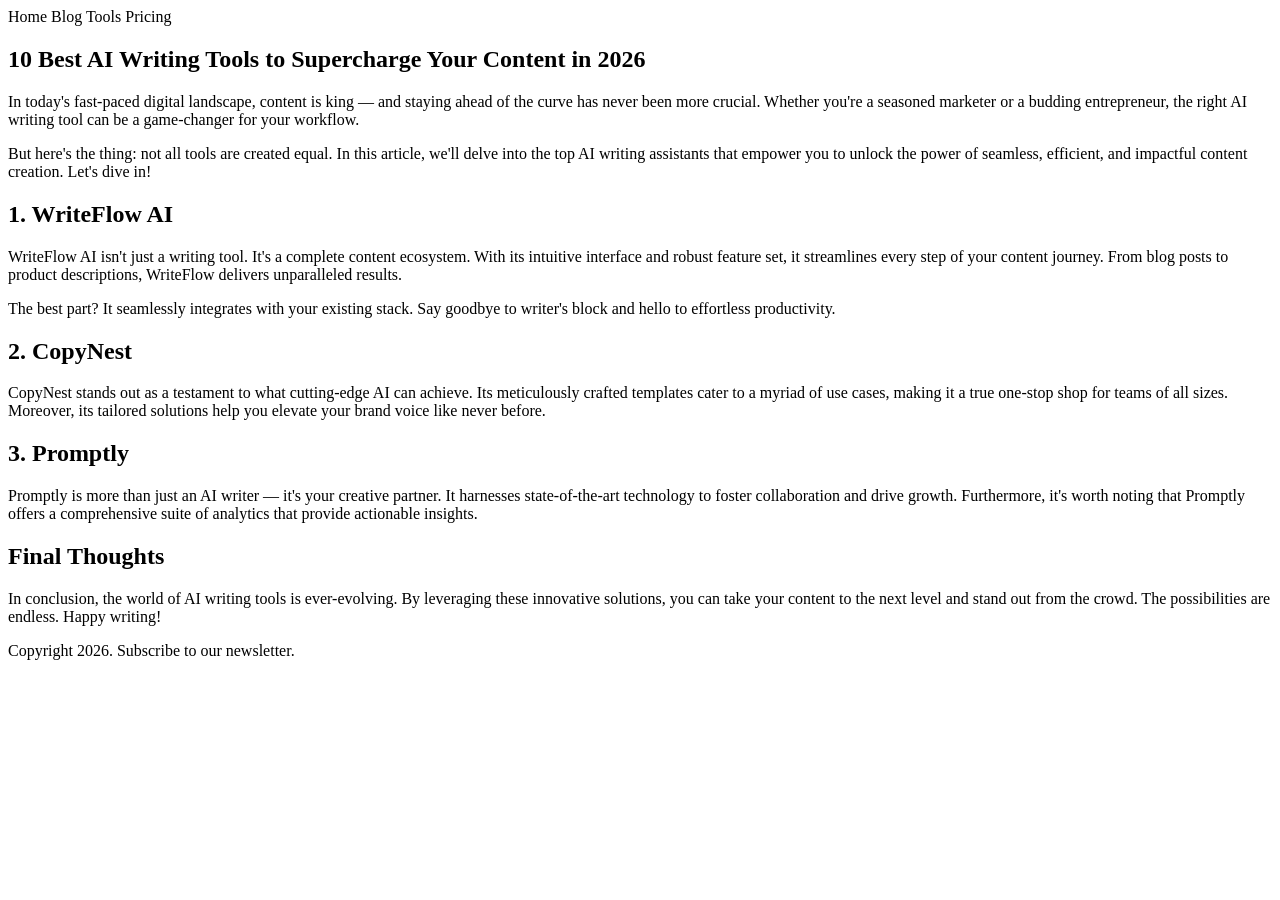
<file: slopradar/demo_data/best-ai-writing-tools.html>
<html><head><title>10 Best AI Writing Tools</title></head><body>
<nav>Home Blog Tools Pricing</nav>
<article>
<h1>10 Best AI Writing Tools to Supercharge Your Content in 2026</h1>
<p>In today's fast-paced digital landscape, content is king — and staying ahead of the curve has never been more crucial. Whether you're a seasoned marketer or a budding entrepreneur, the right AI writing tool can be a game-changer for your workflow.</p>
<p>But here's the thing: not all tools are created equal. In this article, we'll delve into the top AI writing assistants that empower you to unlock the power of seamless, efficient, and impactful content creation. Let's dive in!</p>
<h2>1. WriteFlow AI</h2>
<p>WriteFlow AI isn't just a writing tool. It's a complete content ecosystem. With its intuitive interface and robust feature set, it streamlines every step of your content journey. From blog posts to product descriptions, WriteFlow delivers unparalleled results.</p>
<p>The best part? It seamlessly integrates with your existing stack. Say goodbye to writer's block and hello to effortless productivity.</p>
<h2>2. CopyNest</h2>
<p>CopyNest stands out as a testament to what cutting-edge AI can achieve. Its meticulously crafted templates cater to a myriad of use cases, making it a true one-stop shop for teams of all sizes. Moreover, its tailored solutions help you elevate your brand voice like never before.</p>
<h2>3. Promptly</h2>
<p>Promptly is more than just an AI writer — it's your creative partner. It harnesses state-of-the-art technology to foster collaboration and drive growth. Furthermore, it's worth noting that Promptly offers a comprehensive suite of analytics that provide actionable insights.</p>
<h2>Final Thoughts</h2>
<p>In conclusion, the world of AI writing tools is ever-evolving. By leveraging these innovative solutions, you can take your content to the next level and stand out from the crowd. The possibilities are endless. Happy writing!</p>
</article>
<footer>Copyright 2026. Subscribe to our newsletter.</footer>
</body></html>
</file>
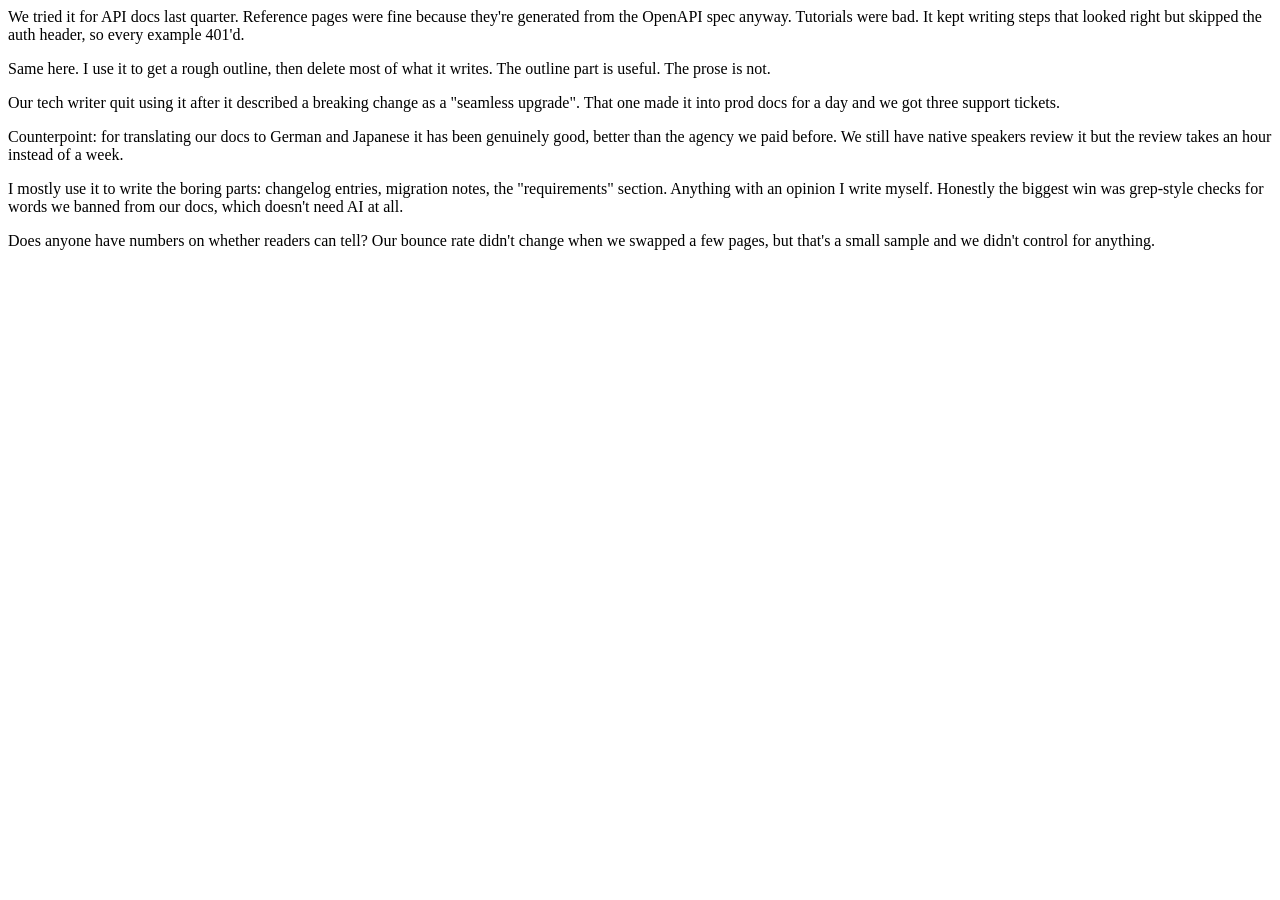
<file: slopradar/demo_data/forum-thread.html>
<html><head><title>do you use AI to write docs?</title></head><body>
<div class="thread">
<p>We tried it for API docs last quarter. Reference pages were fine because they're generated from the OpenAPI spec anyway. Tutorials were bad. It kept writing steps that looked right but skipped the auth header, so every example 401'd.</p>
<p>Same here. I use it to get a rough outline, then delete most of what it writes. The outline part is useful. The prose is not.</p>
<p>Our tech writer quit using it after it described a breaking change as a "seamless upgrade". That one made it into prod docs for a day and we got three support tickets.</p>
<p>Counterpoint: for translating our docs to German and Japanese it has been genuinely good, better than the agency we paid before. We still have native speakers review it but the review takes an hour instead of a week.</p>
<p>I mostly use it to write the boring parts: changelog entries, migration notes, the "requirements" section. Anything with an opinion I write myself. Honestly the biggest win was grep-style checks for words we banned from our docs, which doesn't need AI at all.</p>
<p>Does anyone have numbers on whether readers can tell? Our bounce rate didn't change when we swapped a few pages, but that's a small sample and we didn't control for anything.</p>
</div>
</body></html>
</file>
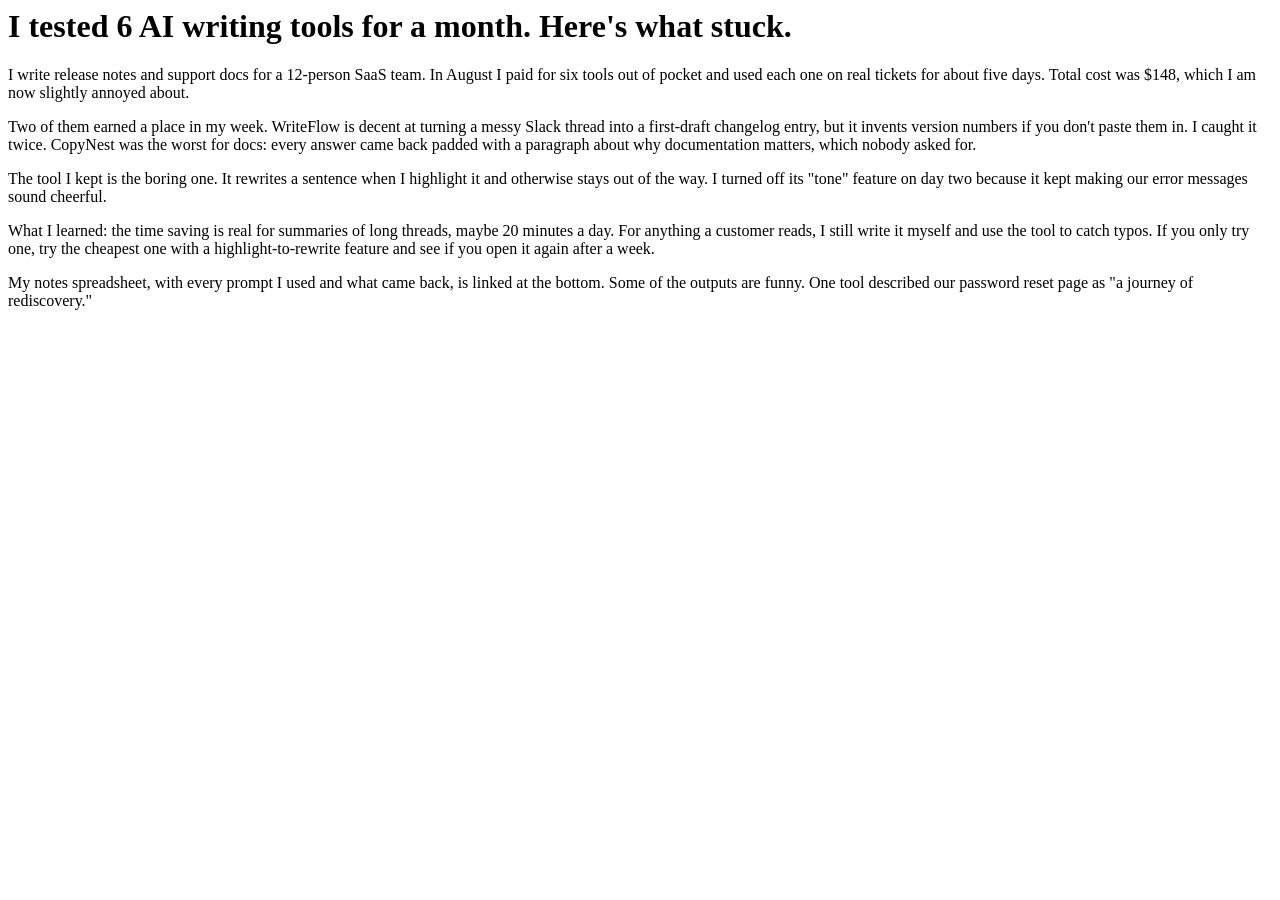
<file: slopradar/demo_data/tested-six-tools.html>
<html><head><title>I tested 6 AI writing tools</title></head><body>
<main>
<h1>I tested 6 AI writing tools for a month. Here's what stuck.</h1>
<p>I write release notes and support docs for a 12-person SaaS team. In August I paid for six tools out of pocket and used each one on real tickets for about five days. Total cost was $148, which I am now slightly annoyed about.</p>
<p>Two of them earned a place in my week. WriteFlow is decent at turning a messy Slack thread into a first-draft changelog entry, but it invents version numbers if you don't paste them in. I caught it twice. CopyNest was the worst for docs: every answer came back padded with a paragraph about why documentation matters, which nobody asked for.</p>
<p>The tool I kept is the boring one. It rewrites a sentence when I highlight it and otherwise stays out of the way. I turned off its "tone" feature on day two because it kept making our error messages sound cheerful.</p>
<p>What I learned: the time saving is real for summaries of long threads, maybe 20 minutes a day. For anything a customer reads, I still write it myself and use the tool to catch typos. If you only try one, try the cheapest one with a highlight-to-rewrite feature and see if you open it again after a week.</p>
<p>My notes spreadsheet, with every prompt I used and what came back, is linked at the bottom. Some of the outputs are funny. One tool described our password reset page as "a journey of rediscovery."</p>
</main>
</body></html>
</file>
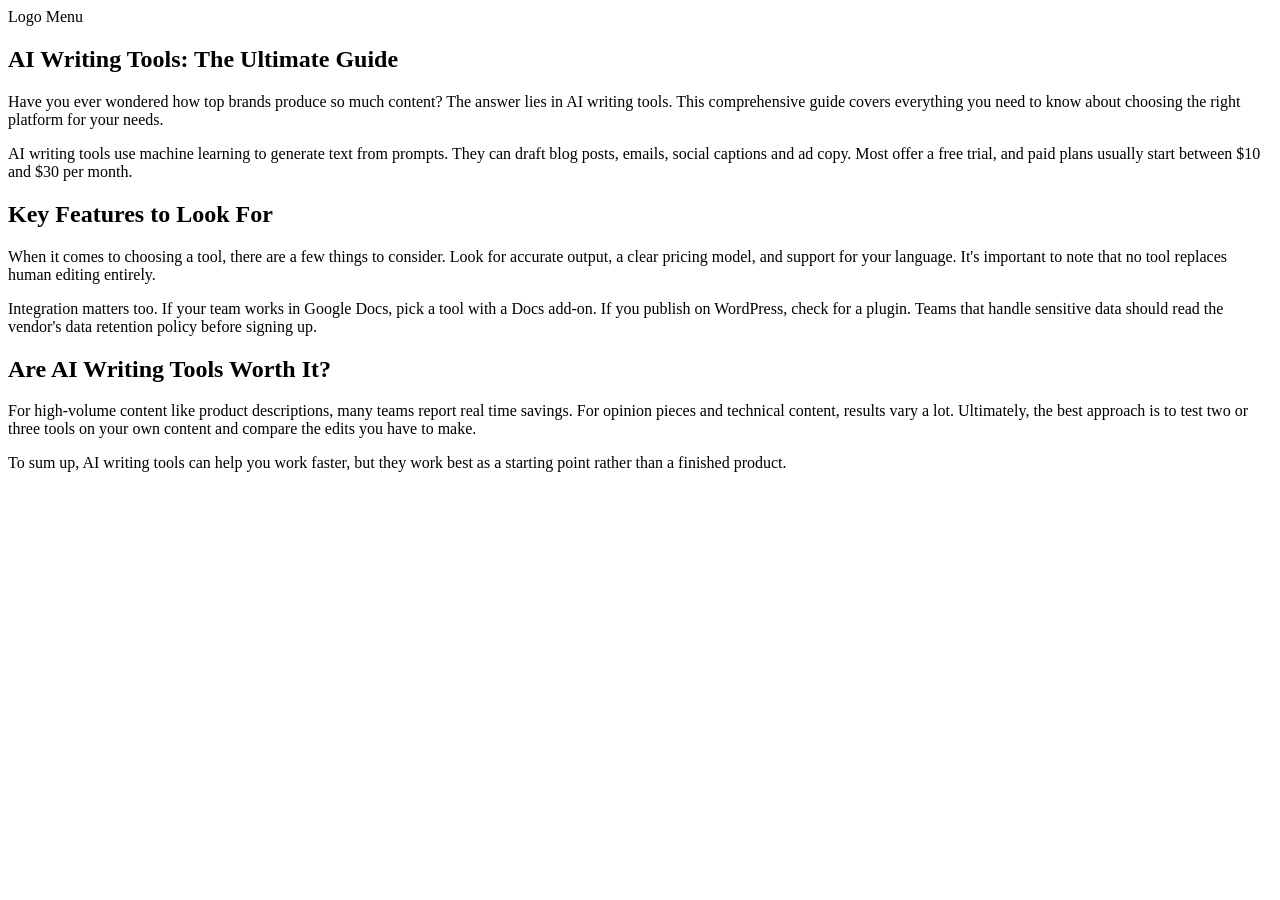
<file: slopradar/demo_data/ultimate-guide.html>
<html><head><title>AI Writing Tools: The Ultimate Guide</title></head><body>
<header>Logo Menu</header>
<article>
<h1>AI Writing Tools: The Ultimate Guide</h1>
<p>Have you ever wondered how top brands produce so much content? The answer lies in AI writing tools. This comprehensive guide covers everything you need to know about choosing the right platform for your needs.</p>
<p>AI writing tools use machine learning to generate text from prompts. They can draft blog posts, emails, social captions and ad copy. Most offer a free trial, and paid plans usually start between $10 and $30 per month.</p>
<h2>Key Features to Look For</h2>
<p>When it comes to choosing a tool, there are a few things to consider. Look for accurate output, a clear pricing model, and support for your language. It's important to note that no tool replaces human editing entirely.</p>
<p>Integration matters too. If your team works in Google Docs, pick a tool with a Docs add-on. If you publish on WordPress, check for a plugin. Teams that handle sensitive data should read the vendor's data retention policy before signing up.</p>
<h2>Are AI Writing Tools Worth It?</h2>
<p>For high-volume content like product descriptions, many teams report real time savings. For opinion pieces and technical content, results vary a lot. Ultimately, the best approach is to test two or three tools on your own content and compare the edits you have to make.</p>
<p>To sum up, AI writing tools can help you work faster, but they work best as a starting point rather than a finished product.</p>
</article>
</body></html>
</file>
